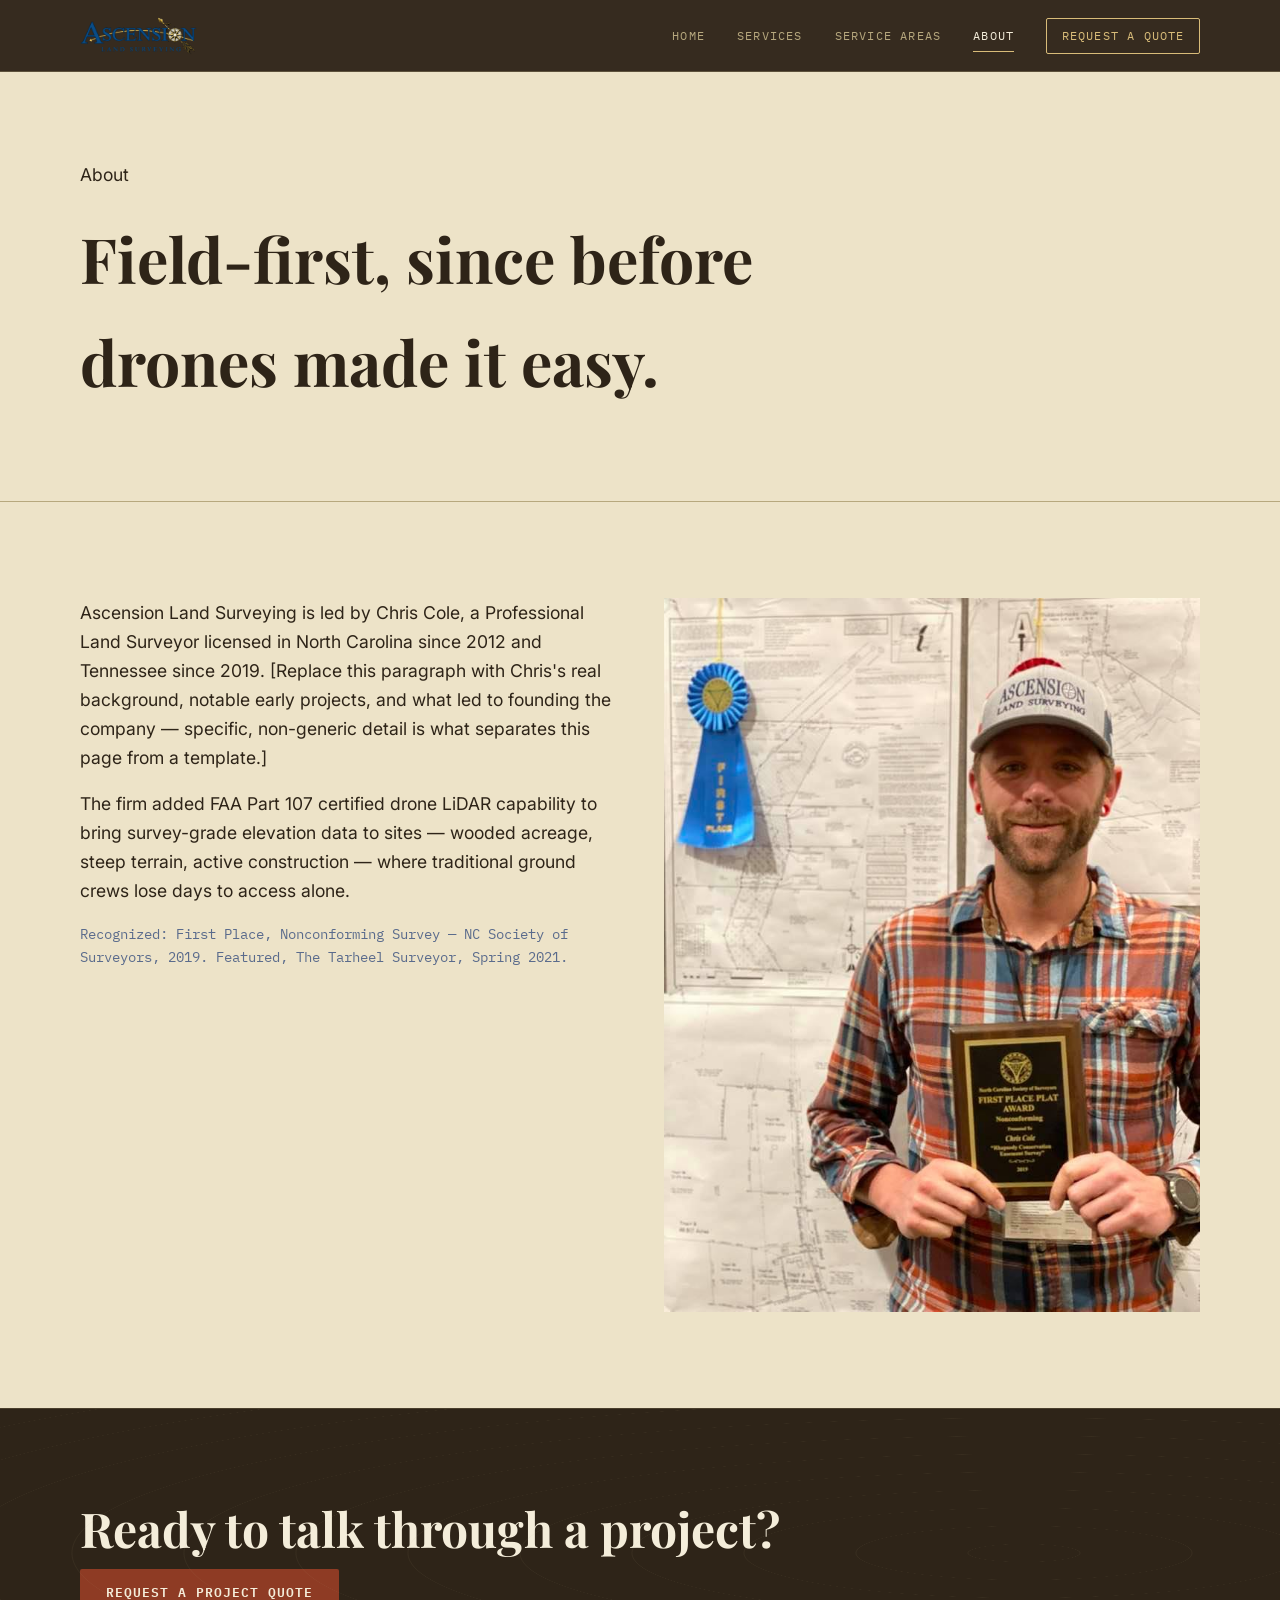
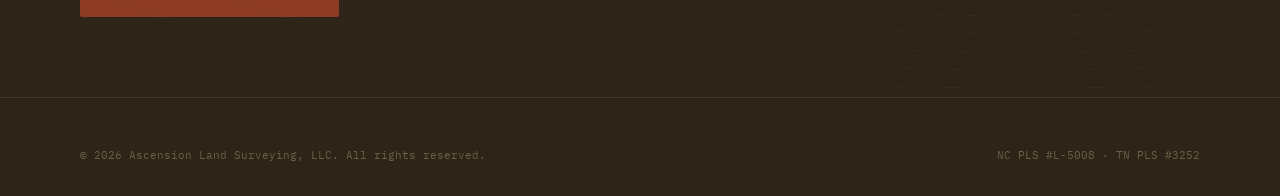
<file: about.html>
<!DOCTYPE html>
<html lang="en">
<head>
<meta charset="UTF-8">
<meta name="viewport" content="width=device-width, initial-scale=1.0">
<title>About Ascension Land Surveying | Award-Winning Licensed Surveyors in NC &amp; TN</title>
<meta name="description" content="Ascension Land Surveying is an award-winning licensed surveying company based in Mocksville, NC. NC PLS #L-5008, TN PLS #3252, FAA Part 107. NC Society of Surveyors First Place Award 2019.">
<link rel="canonical" href="https://www.ascension-landsurveying.com/about.html">
<link rel="preconnect" href="https://fonts.googleapis.com">
<link href="https://fonts.googleapis.com/css2?family=Playfair+Display:ital,wght@0,600;0,700;1,600;1,700&family=Inter:wght@400;500;600&family=IBM+Plex+Mono:wght@400;500;600&display=swap" rel="stylesheet">
<link rel="icon" type="image/png" href="assets/favicon.png">
<link rel="stylesheet" href="css/styles.css">
</head>
<body>

<header class="site-header">
  <div class="container nav-row">
    <a href="index.html" class="wordmark">
      <img src="assets/logo-wide.png" alt="Ascension Land Surveying" class="disk-logo">
    </a>
    <button class="nav-toggle" aria-expanded="false" aria-controls="main-nav">Menu</button>
    <nav class="main-nav" id="main-nav">
      <a href="index.html">Home</a>
      <a href="services.html">Services</a>
      <a href="service-areas.html">Service Areas</a>
      <a href="about.html" aria-current="page">About</a>
      <a href="contact.html" class="nav-cta">Request a Quote</a>
    </nav>
  </div>
</header>

<main>
  <section class="page-hero">
    <div class="topo-field" aria-hidden="true"></div>
    <div class="container">
      <p class="eyebrow-mono">About</p>
      <h1>Field-first, since before drones made it easy.</h1>
    </div>
  </section>

  <section class="section-paper">
    <div class="container contact-grid" style="align-items:start;">
      <div>
        <p>Ascension Land Surveying is led by Chris Cole, a Professional Land Surveyor licensed in North Carolina since 2012 and Tennessee since 2019. [Replace this paragraph with Chris's real background, notable early projects, and what led to founding the company &mdash; specific, non-generic detail is what separates this page from a template.]</p>
        <p>The firm added FAA Part 107 certified drone LiDAR capability to bring survey-grade elevation data to sites &mdash; wooded acreage, steep terrain, active construction &mdash; where traditional ground crews lose days to access alone.</p>
        <p style="font-family:var(--font-mono); font-size:0.85rem; color:#5A6B8C;">Recognized: First Place, Nonconforming Survey &mdash; NC Society of Surveyors, 2019. Featured, The Tarheel Surveyor, Spring 2021.</p>
      </div>
      <img src="assets/chris-with-award.jpg" alt="Chris Cole, founder of Ascension Land Surveying, with his 2019 NC Society of Surveyors award" style="width:100%; border-radius:var(--radius);">
    </div>
  </section>

  <section class="cta-band">
    <div class="container cta-row">
      <h2>Ready to talk through a project?</h2>
      <a href="contact.html" class="btn btn-primary">Request a Project Quote</a>
    </div>
  </section>
</main>

<footer class="site-footer">
  <div class="container">
    <div class="footer-bottom" style="border-top:none; padding-top:0;">
      <span>&copy; 2026 Ascension Land Surveying, LLC. All rights reserved.</span>
      <span>NC PLS #L-5008 &middot; TN PLS #3252</span>
    </div>
  </div>
</footer>

<script src="js/main.js"></script>
</body>
</html>
</file>
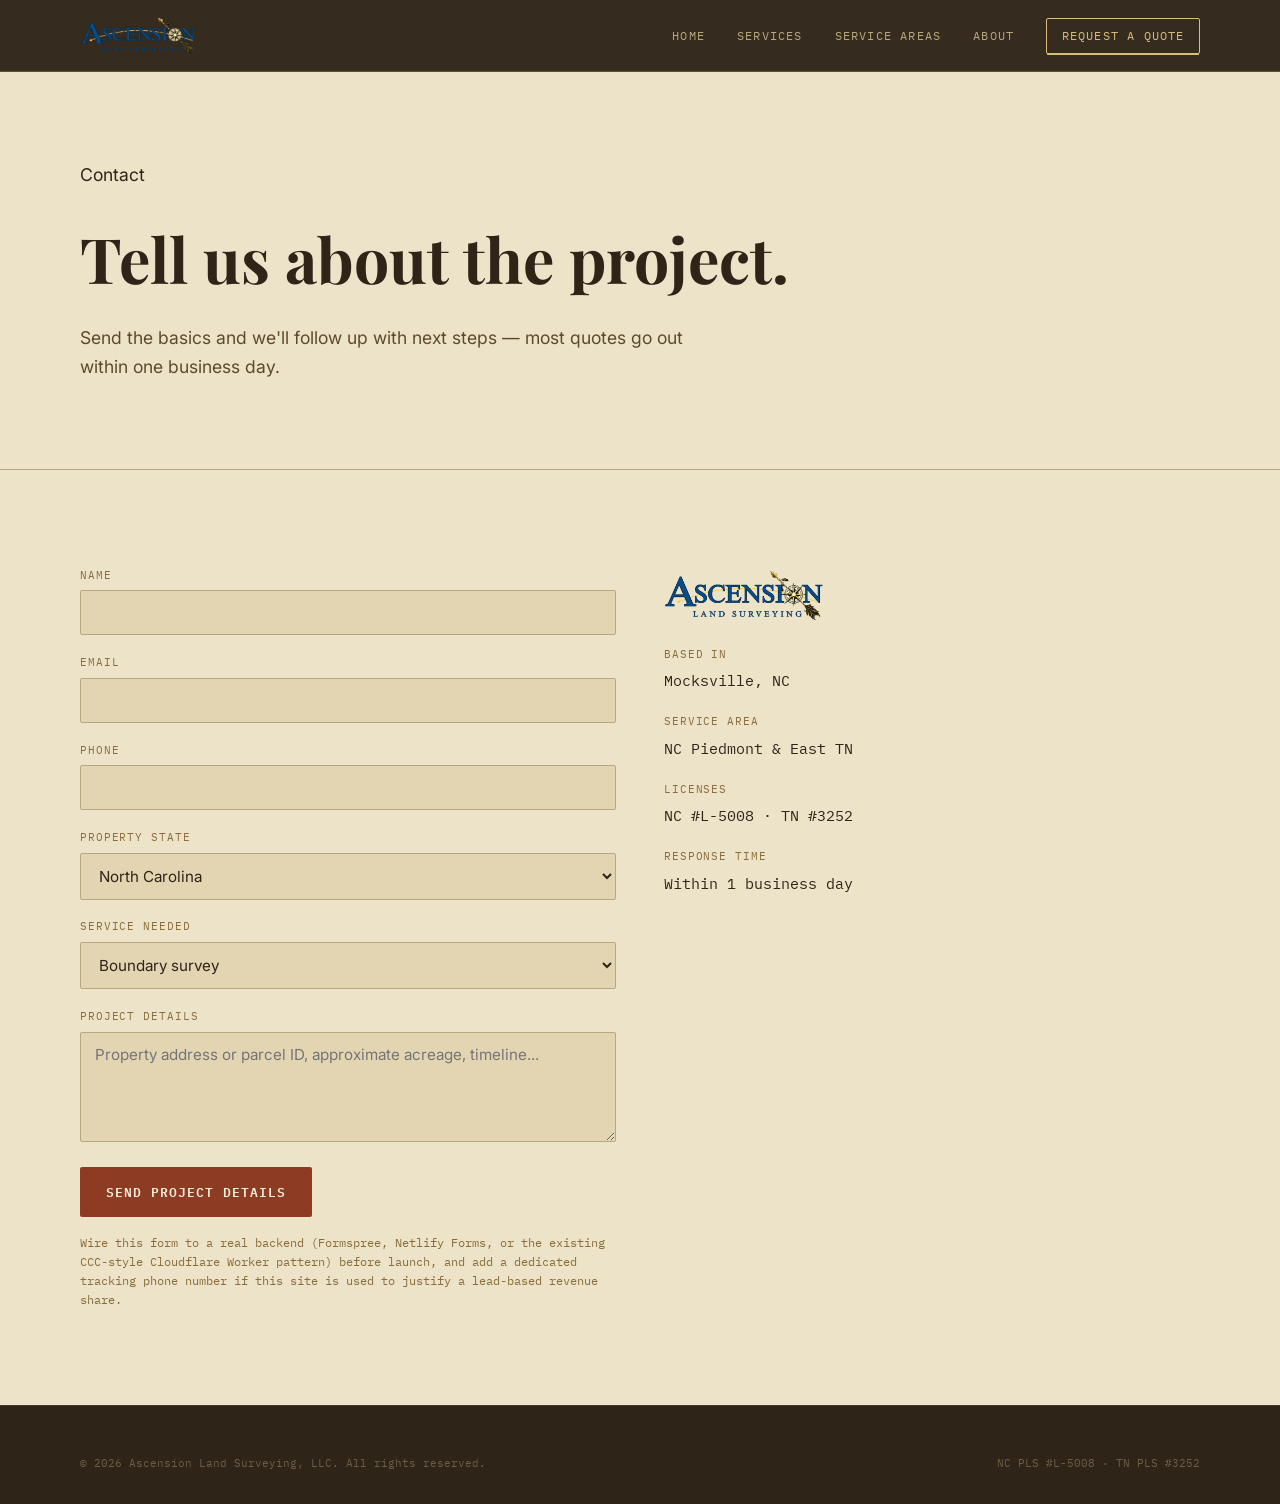
<file: contact.html>
<!DOCTYPE html>
<html lang="en">
<head>
<meta charset="UTF-8">
<meta name="viewport" content="width=device-width, initial-scale=1.0">
<title>Request a Land Survey Quote | Ascension Land Surveying | NC &amp; TN</title>
<meta name="description" content="Request a quote for boundary surveys, ALTA surveys, topographic surveys, drone LiDAR mapping, or construction staking in North Carolina and Tennessee. Licensed PLS &middot; NC #L-5008 &middot; TN #3252.">
<link rel="canonical" href="https://www.ascension-landsurveying.com/contact.html">
<link rel="preconnect" href="https://fonts.googleapis.com">
<link href="https://fonts.googleapis.com/css2?family=Playfair+Display:ital,wght@0,600;0,700;1,600;1,700&family=Inter:wght@400;500;600&family=IBM+Plex+Mono:wght@400;500;600&display=swap" rel="stylesheet">
<link rel="icon" type="image/png" href="assets/favicon.png">
<link rel="stylesheet" href="css/styles.css">
</head>
<body>

<header class="site-header">
  <div class="container nav-row">
    <a href="index.html" class="wordmark">
      <img src="assets/logo-wide.png" alt="Ascension Land Surveying" class="disk-logo">
    </a>
    <button class="nav-toggle" aria-expanded="false" aria-controls="main-nav">Menu</button>
    <nav class="main-nav" id="main-nav">
      <a href="index.html">Home</a>
      <a href="services.html">Services</a>
      <a href="service-areas.html">Service Areas</a>
      <a href="about.html">About</a>
      <a href="contact.html" class="nav-cta" aria-current="page">Request a Quote</a>
    </nav>
  </div>
</header>

<main>
  <section class="page-hero">
    <div class="topo-field" aria-hidden="true"></div>
    <div class="container">
      <p class="eyebrow-mono">Contact</p>
      <h1>Tell us about the project.</h1>
      <p class="lede">Send the basics and we'll follow up with next steps &mdash; most quotes go out within one business day.</p>
    </div>
  </section>

  <section class="section-paper">
    <div class="container contact-grid">
      <form id="quote-form">
        <div class="field">
          <label for="name">Name</label>
          <input type="text" id="name" name="name" required>
        </div>
        <div class="field">
          <label for="email">Email</label>
          <input type="email" id="email" name="email" required>
        </div>
        <div class="field">
          <label for="phone">Phone</label>
          <input type="tel" id="phone" name="phone">
        </div>
        <div class="field">
          <label for="state">Property state</label>
          <select id="state" name="state">
            <option>North Carolina</option>
            <option>Tennessee</option>
            <option>Not sure / other</option>
          </select>
        </div>
        <div class="field">
          <label for="service">Service needed</label>
          <select id="service" name="service">
            <option>Boundary survey</option>
            <option>Drone LiDAR / terrain mapping</option>
            <option>Construction staking</option>
            <option>Not sure yet</option>
          </select>
        </div>
        <div class="field">
          <label for="details">Project details</label>
          <textarea id="details" name="details" placeholder="Property address or parcel ID, approximate acreage, timeline..."></textarea>
        </div>
        <button type="submit" class="btn btn-primary">Send Project Details</button>
        <p class="form-note">Wire this form to a real backend (Formspree, Netlify Forms, or the existing CCC-style Cloudflare Worker pattern) before launch, and add a dedicated tracking phone number if this site is used to justify a lead-based revenue share.</p>
      </form>

      <aside class="contact-side">
        <img src="assets/logo-wide.png" alt="Ascension Land Surveying" style="width:160px; height:auto; margin-bottom:1.2rem;">
        <dl>
          <dt>Based in</dt>
          <dd>Mocksville, NC</dd>
          <dt>Service area</dt>
          <dd>NC Piedmont &amp; East TN</dd>
          <dt>Licenses</dt>
          <dd>NC #L-5008 &middot; TN #3252</dd>
          <dt>Response time</dt>
          <dd>Within 1 business day</dd>
        </dl>
      </aside>
    </div>
  </section>
</main>

<footer class="site-footer">
  <div class="container">
    <div class="footer-bottom" style="border-top:none; padding-top:0;">
      <span>&copy; 2026 Ascension Land Surveying, LLC. All rights reserved.</span>
      <span>NC PLS #L-5008 &middot; TN PLS #3252</span>
    </div>
  </div>
</footer>

<script src="js/main.js"></script>
</body>
</html>
</file>
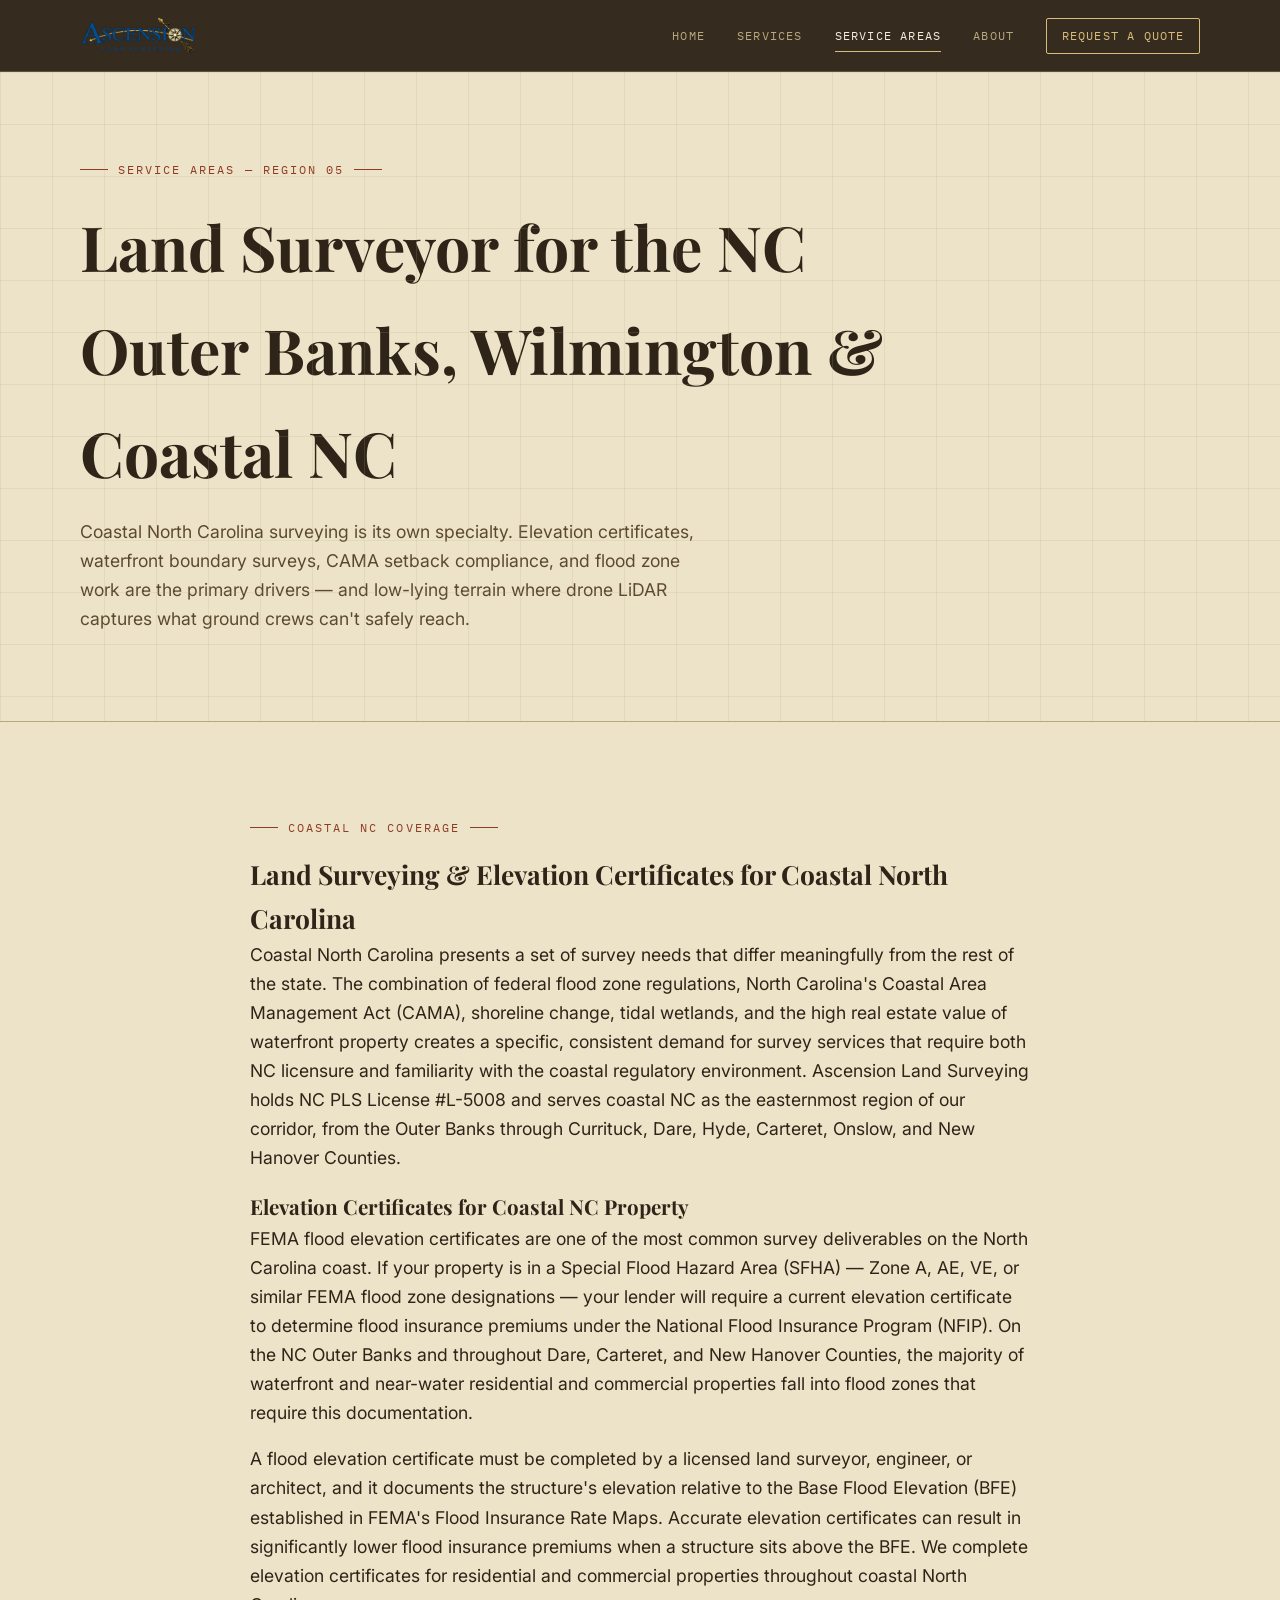
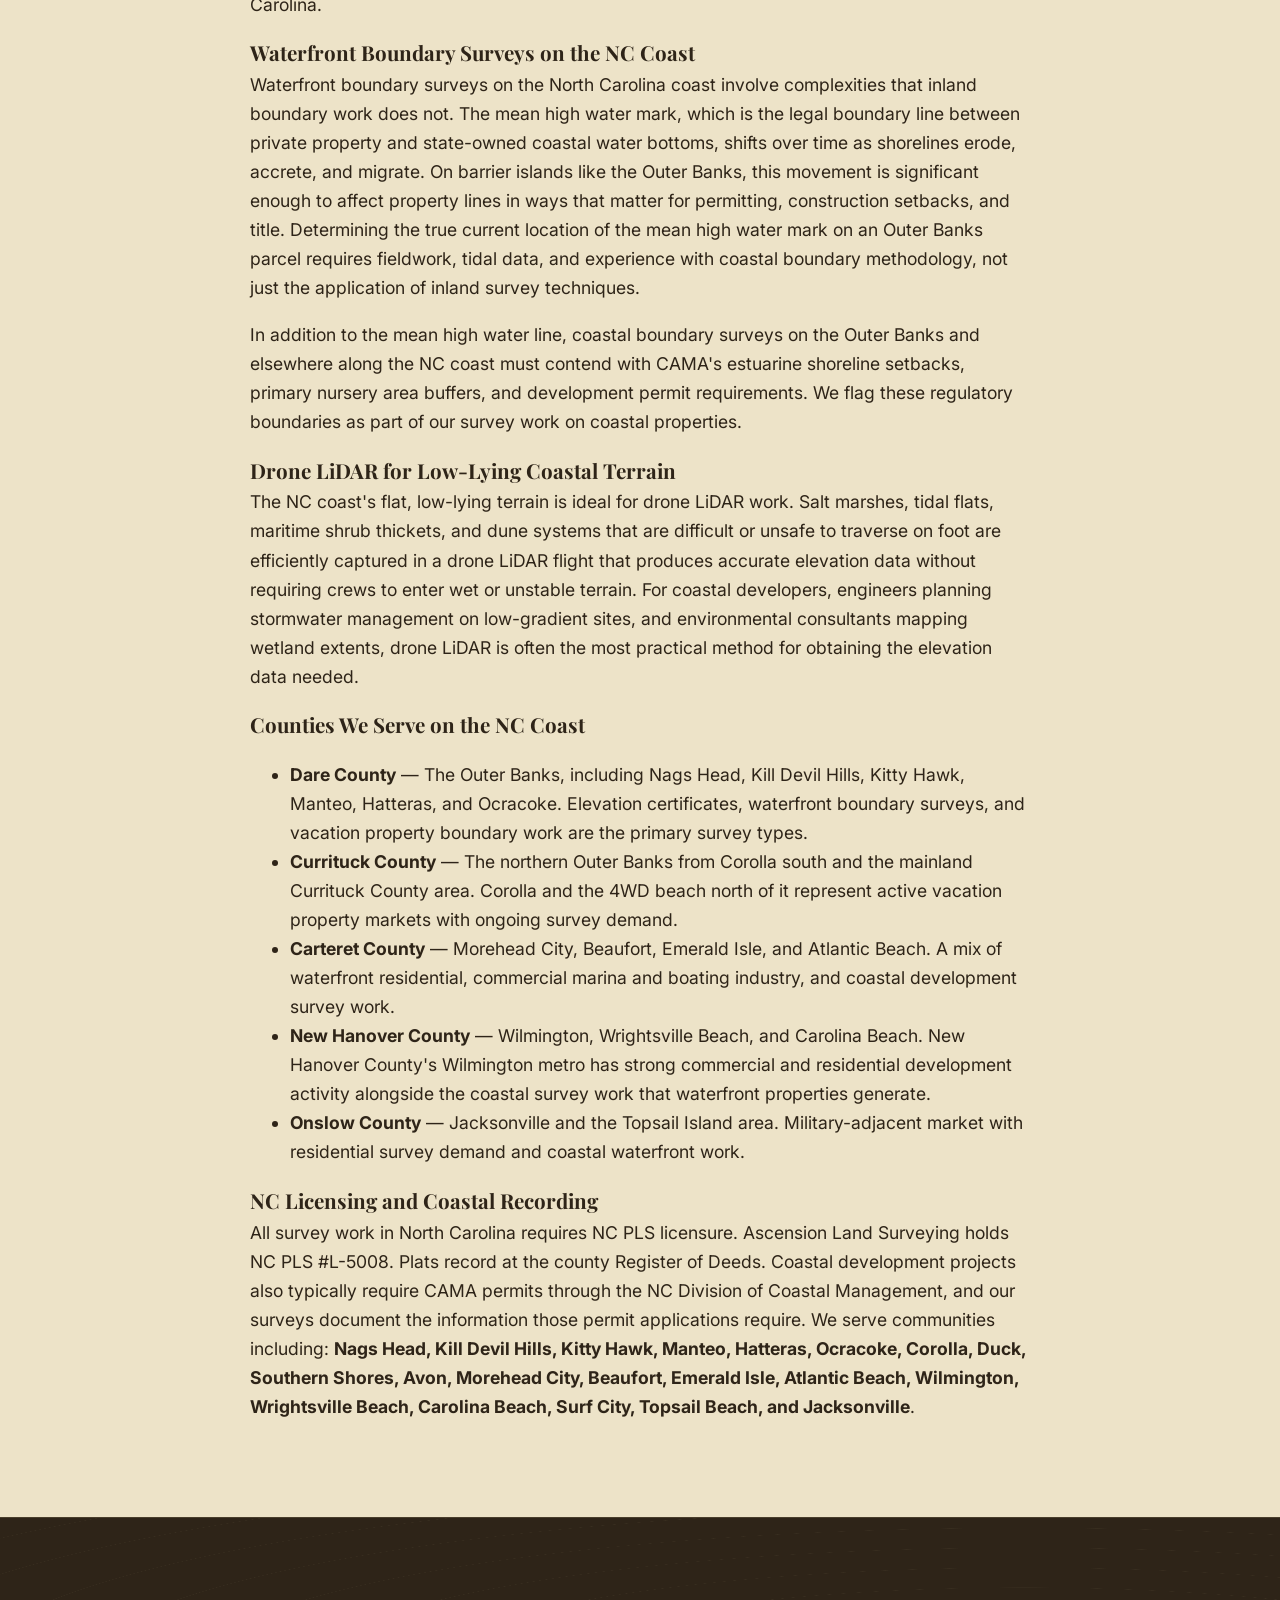
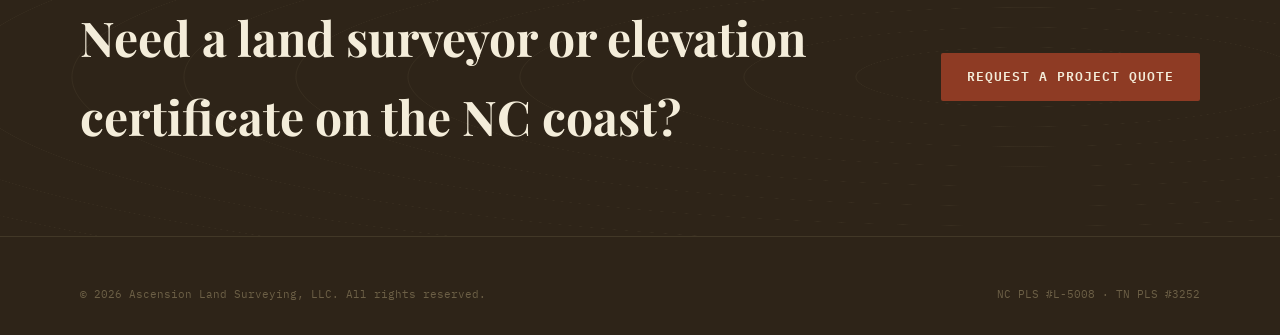
<file: service-area-coastal-nc.html>
<!DOCTYPE html>
<html lang="en">
<head>
<meta charset="UTF-8">
<meta name="viewport" content="width=device-width, initial-scale=1.0">
<title>Land Surveyor Outer Banks, Wilmington &amp; Coastal NC | Ascension Land Surveying</title>
<meta name="description" content="Licensed land surveyor serving the NC Outer Banks, Wilmington, Morehead City and Coastal NC. Elevation certificates, waterfront boundary surveys, flood zone surveys, and drone LiDAR mapping. NC PLS #L-5008.">
<link rel="canonical" href="https://www.ascension-landsurveying.com/service-area-coastal-nc.html">
<link rel="icon" type="image/png" href="assets/favicon.png">
<link rel="preconnect" href="https://fonts.googleapis.com">
<link href="https://fonts.googleapis.com/css2?family=Playfair+Display:ital,wght@0,600;0,700;1,600;1,700&family=Inter:wght@400;500;600&family=IBM+Plex+Mono:wght@400;500;600&display=swap" rel="stylesheet">
<link rel="stylesheet" href="css/styles.css">
<script type="application/ld+json">
{
  "@context": "https://schema.org",
  "@type": ["LocalBusiness", "ProfessionalService"],
  "name": "Ascension Land Surveying, LLC",
  "description": "Licensed land surveyor serving the NC Outer Banks, Wilmington, and Coastal NC. Elevation certificates, waterfront boundary surveys, flood zone surveys, and drone LiDAR mapping.",
  "url": "https://www.ascension-landsurveying.com/service-area-coastal-nc.html",
  "address": {"@type": "PostalAddress", "addressLocality": "Mocksville", "addressRegion": "NC", "postalCode": "27028", "addressCountry": "US"},
  "areaServed": [
    {"@type": "City", "name": "Nags Head, North Carolina"},
    {"@type": "City", "name": "Kitty Hawk, North Carolina"},
    {"@type": "City", "name": "Kill Devil Hills, North Carolina"},
    {"@type": "City", "name": "Manteo, North Carolina"},
    {"@type": "City", "name": "Morehead City, North Carolina"},
    {"@type": "City", "name": "Wilmington, North Carolina"},
    {"@type": "City", "name": "Beaufort, North Carolina"},
    {"@type": "AdministrativeArea", "name": "Dare County, North Carolina"},
    {"@type": "AdministrativeArea", "name": "Currituck County, North Carolina"},
    {"@type": "AdministrativeArea", "name": "Hyde County, North Carolina"},
    {"@type": "AdministrativeArea", "name": "Carteret County, North Carolina"},
    {"@type": "AdministrativeArea", "name": "New Hanover County, North Carolina"},
    {"@type": "AdministrativeArea", "name": "Onslow County, North Carolina"}
  ],
  "aggregateRating": {"@type": "AggregateRating", "ratingValue": "4.8", "reviewCount": "21", "bestRating": "5"}
}
</script>
</head>
<body>

<header class="site-header">
  <div class="container nav-row">
    <a href="index.html" class="wordmark">
      <img src="assets/logo-wide.png" alt="Ascension Land Surveying" class="disk-logo">
    </a>
    <button class="nav-toggle" aria-expanded="false" aria-controls="main-nav">Menu</button>
    <nav class="main-nav" id="main-nav">
      <a href="index.html">Home</a>
      <a href="services.html">Services</a>
      <a href="service-areas.html" aria-current="page">Service Areas</a>
      <a href="about.html">About</a>
      <a href="contact.html" class="nav-cta">Request a Quote</a>
    </nav>
  </div>
</header>

<main>
<section class="page-hero">
  <div class="topo-grid" aria-hidden="true"></div>
  <div class="container">
    <p class="eyebrow">Service Areas &mdash; Region 05</p>
    <h1>Land Surveyor for the NC Outer Banks, Wilmington &amp; Coastal NC</h1>
    <p class="lede">Coastal North Carolina surveying is its own specialty. Elevation certificates, waterfront boundary surveys, CAMA setback compliance, and flood zone work are the primary drivers &mdash; and low-lying terrain where drone LiDAR captures what ground crews can't safely reach.</p>
  </div>
</section>

<section class="section-parch">
  <div class="container" style="max-width:860px;">
    <p class="eyebrow">Coastal NC Coverage</p>
    <h2>Land Surveying &amp; Elevation Certificates for Coastal North Carolina</h2>

    <p>Coastal North Carolina presents a set of survey needs that differ meaningfully from the rest of the state. The combination of federal flood zone regulations, North Carolina's Coastal Area Management Act (CAMA), shoreline change, tidal wetlands, and the high real estate value of waterfront property creates a specific, consistent demand for survey services that require both NC licensure and familiarity with the coastal regulatory environment. Ascension Land Surveying holds NC PLS License #L-5008 and serves coastal NC as the easternmost region of our corridor, from the Outer Banks through Currituck, Dare, Hyde, Carteret, Onslow, and New Hanover Counties.</p>

    <h3>Elevation Certificates for Coastal NC Property</h3>

    <p>FEMA flood elevation certificates are one of the most common survey deliverables on the North Carolina coast. If your property is in a Special Flood Hazard Area (SFHA) &mdash; Zone A, AE, VE, or similar FEMA flood zone designations &mdash; your lender will require a current elevation certificate to determine flood insurance premiums under the National Flood Insurance Program (NFIP). On the NC Outer Banks and throughout Dare, Carteret, and New Hanover Counties, the majority of waterfront and near-water residential and commercial properties fall into flood zones that require this documentation.</p>

    <p>A flood elevation certificate must be completed by a licensed land surveyor, engineer, or architect, and it documents the structure's elevation relative to the Base Flood Elevation (BFE) established in FEMA's Flood Insurance Rate Maps. Accurate elevation certificates can result in significantly lower flood insurance premiums when a structure sits above the BFE. We complete elevation certificates for residential and commercial properties throughout coastal North Carolina.</p>

    <h3>Waterfront Boundary Surveys on the NC Coast</h3>

    <p>Waterfront boundary surveys on the North Carolina coast involve complexities that inland boundary work does not. The mean high water mark, which is the legal boundary line between private property and state-owned coastal water bottoms, shifts over time as shorelines erode, accrete, and migrate. On barrier islands like the Outer Banks, this movement is significant enough to affect property lines in ways that matter for permitting, construction setbacks, and title. Determining the true current location of the mean high water mark on an Outer Banks parcel requires fieldwork, tidal data, and experience with coastal boundary methodology, not just the application of inland survey techniques.</p>

    <p>In addition to the mean high water line, coastal boundary surveys on the Outer Banks and elsewhere along the NC coast must contend with CAMA's estuarine shoreline setbacks, primary nursery area buffers, and development permit requirements. We flag these regulatory boundaries as part of our survey work on coastal properties.</p>

    <h3>Drone LiDAR for Low-Lying Coastal Terrain</h3>

    <p>The NC coast's flat, low-lying terrain is ideal for drone LiDAR work. Salt marshes, tidal flats, maritime shrub thickets, and dune systems that are difficult or unsafe to traverse on foot are efficiently captured in a drone LiDAR flight that produces accurate elevation data without requiring crews to enter wet or unstable terrain. For coastal developers, engineers planning stormwater management on low-gradient sites, and environmental consultants mapping wetland extents, drone LiDAR is often the most practical method for obtaining the elevation data needed.</p>

    <h3>Counties We Serve on the NC Coast</h3>

    <ul>
      <li><strong>Dare County</strong> &mdash; The Outer Banks, including Nags Head, Kill Devil Hills, Kitty Hawk, Manteo, Hatteras, and Ocracoke. Elevation certificates, waterfront boundary surveys, and vacation property boundary work are the primary survey types.</li>
      <li><strong>Currituck County</strong> &mdash; The northern Outer Banks from Corolla south and the mainland Currituck County area. Corolla and the 4WD beach north of it represent active vacation property markets with ongoing survey demand.</li>
      <li><strong>Carteret County</strong> &mdash; Morehead City, Beaufort, Emerald Isle, and Atlantic Beach. A mix of waterfront residential, commercial marina and boating industry, and coastal development survey work.</li>
      <li><strong>New Hanover County</strong> &mdash; Wilmington, Wrightsville Beach, and Carolina Beach. New Hanover County's Wilmington metro has strong commercial and residential development activity alongside the coastal survey work that waterfront properties generate.</li>
      <li><strong>Onslow County</strong> &mdash; Jacksonville and the Topsail Island area. Military-adjacent market with residential survey demand and coastal waterfront work.</li>
    </ul>

    <h3>NC Licensing and Coastal Recording</h3>

    <p>All survey work in North Carolina requires NC PLS licensure. Ascension Land Surveying holds NC PLS #L-5008. Plats record at the county Register of Deeds. Coastal development projects also typically require CAMA permits through the NC Division of Coastal Management, and our surveys document the information those permit applications require. We serve communities including: <strong>Nags Head, Kill Devil Hills, Kitty Hawk, Manteo, Hatteras, Ocracoke, Corolla, Duck, Southern Shores, Avon, Morehead City, Beaufort, Emerald Isle, Atlantic Beach, Wilmington, Wrightsville Beach, Carolina Beach, Surf City, Topsail Beach, and Jacksonville</strong>.</p>
  </div>
</section>

<section class="cta-band">
  <div class="container cta-inner">
    <h2>Need a land surveyor or elevation certificate on the NC coast?</h2>
    <a href="contact.html" class="btn btn-primary">Request a Project Quote</a>
  </div>
</section>
</main>

<footer class="site-footer">
  <div class="container">
    <div class="footer-bottom" style="border-top:none; padding-top:0;">
      <span>&copy; 2026 Ascension Land Surveying, LLC. All rights reserved.</span>
      <span>NC PLS #L-5008 &middot; TN PLS #3252</span>
    </div>
  </div>
</footer>
<script src="js/main.js"></script>
</body>
</html>
</file>
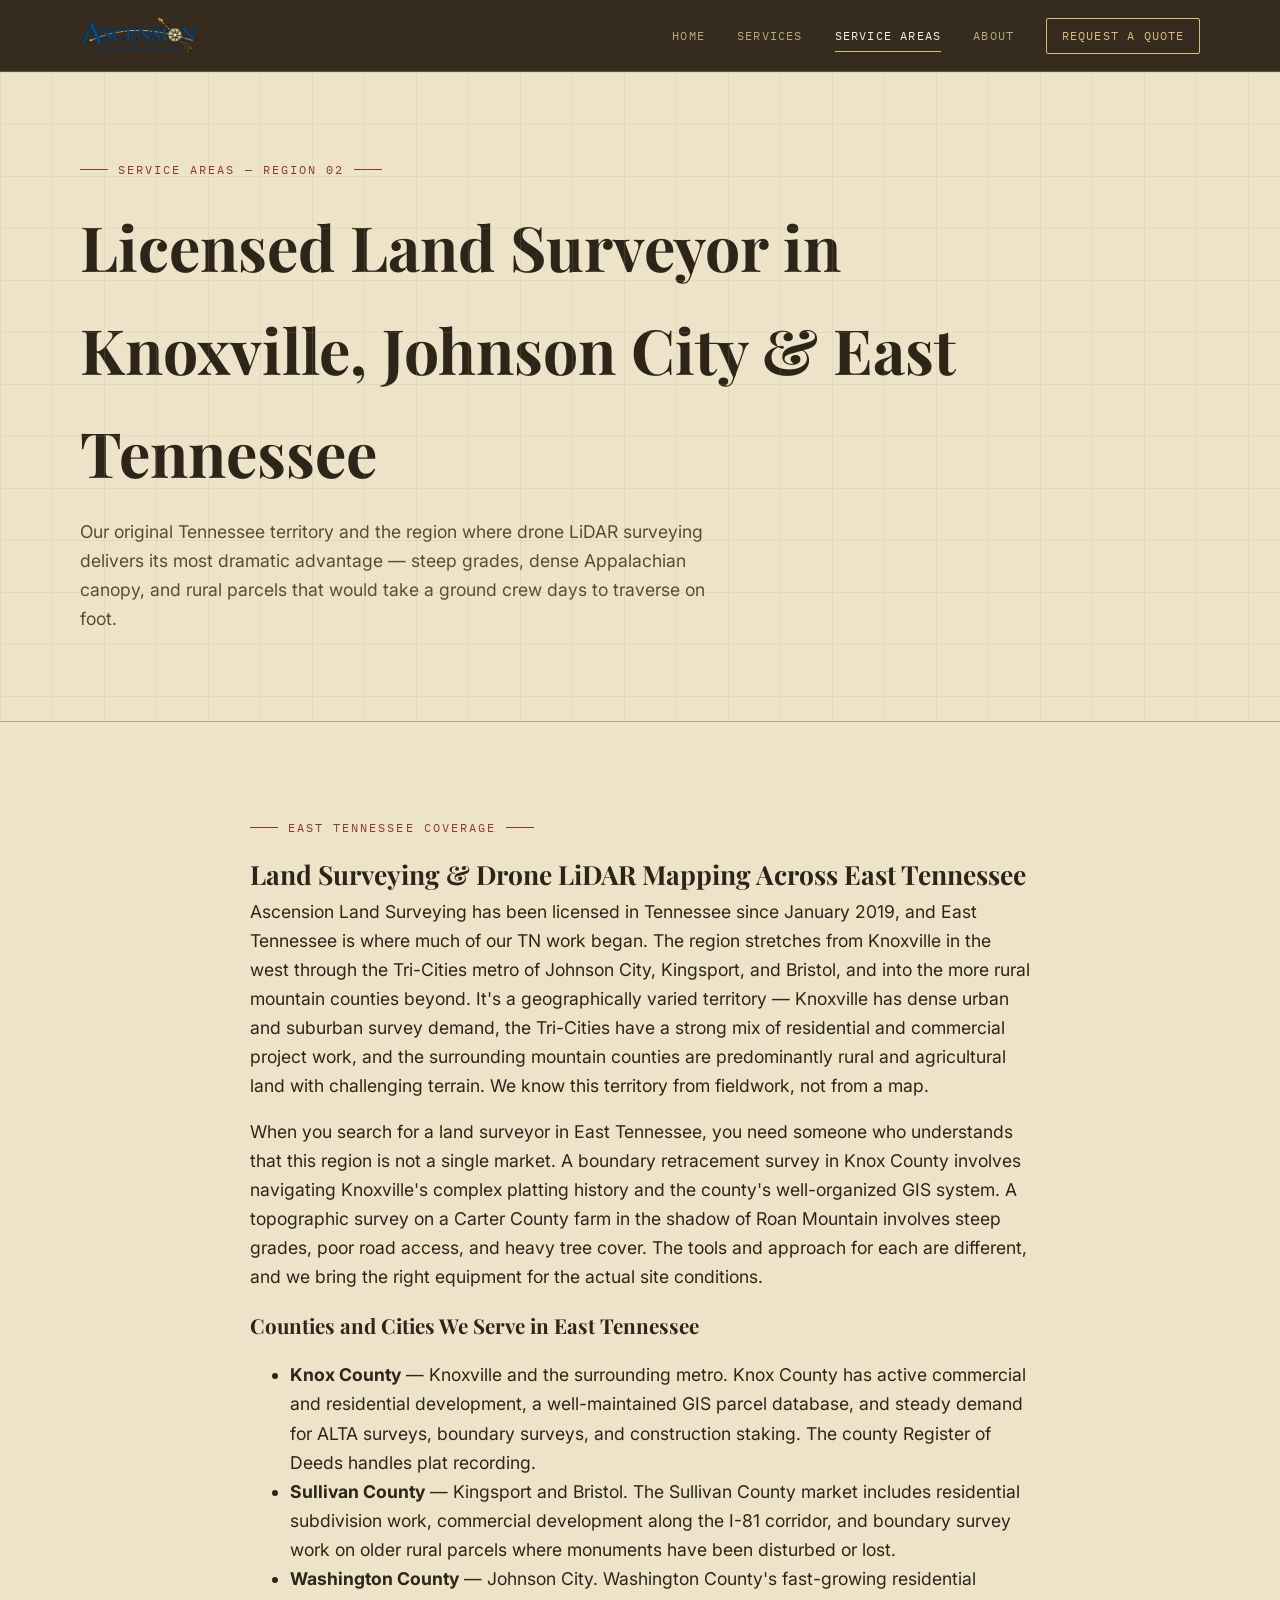
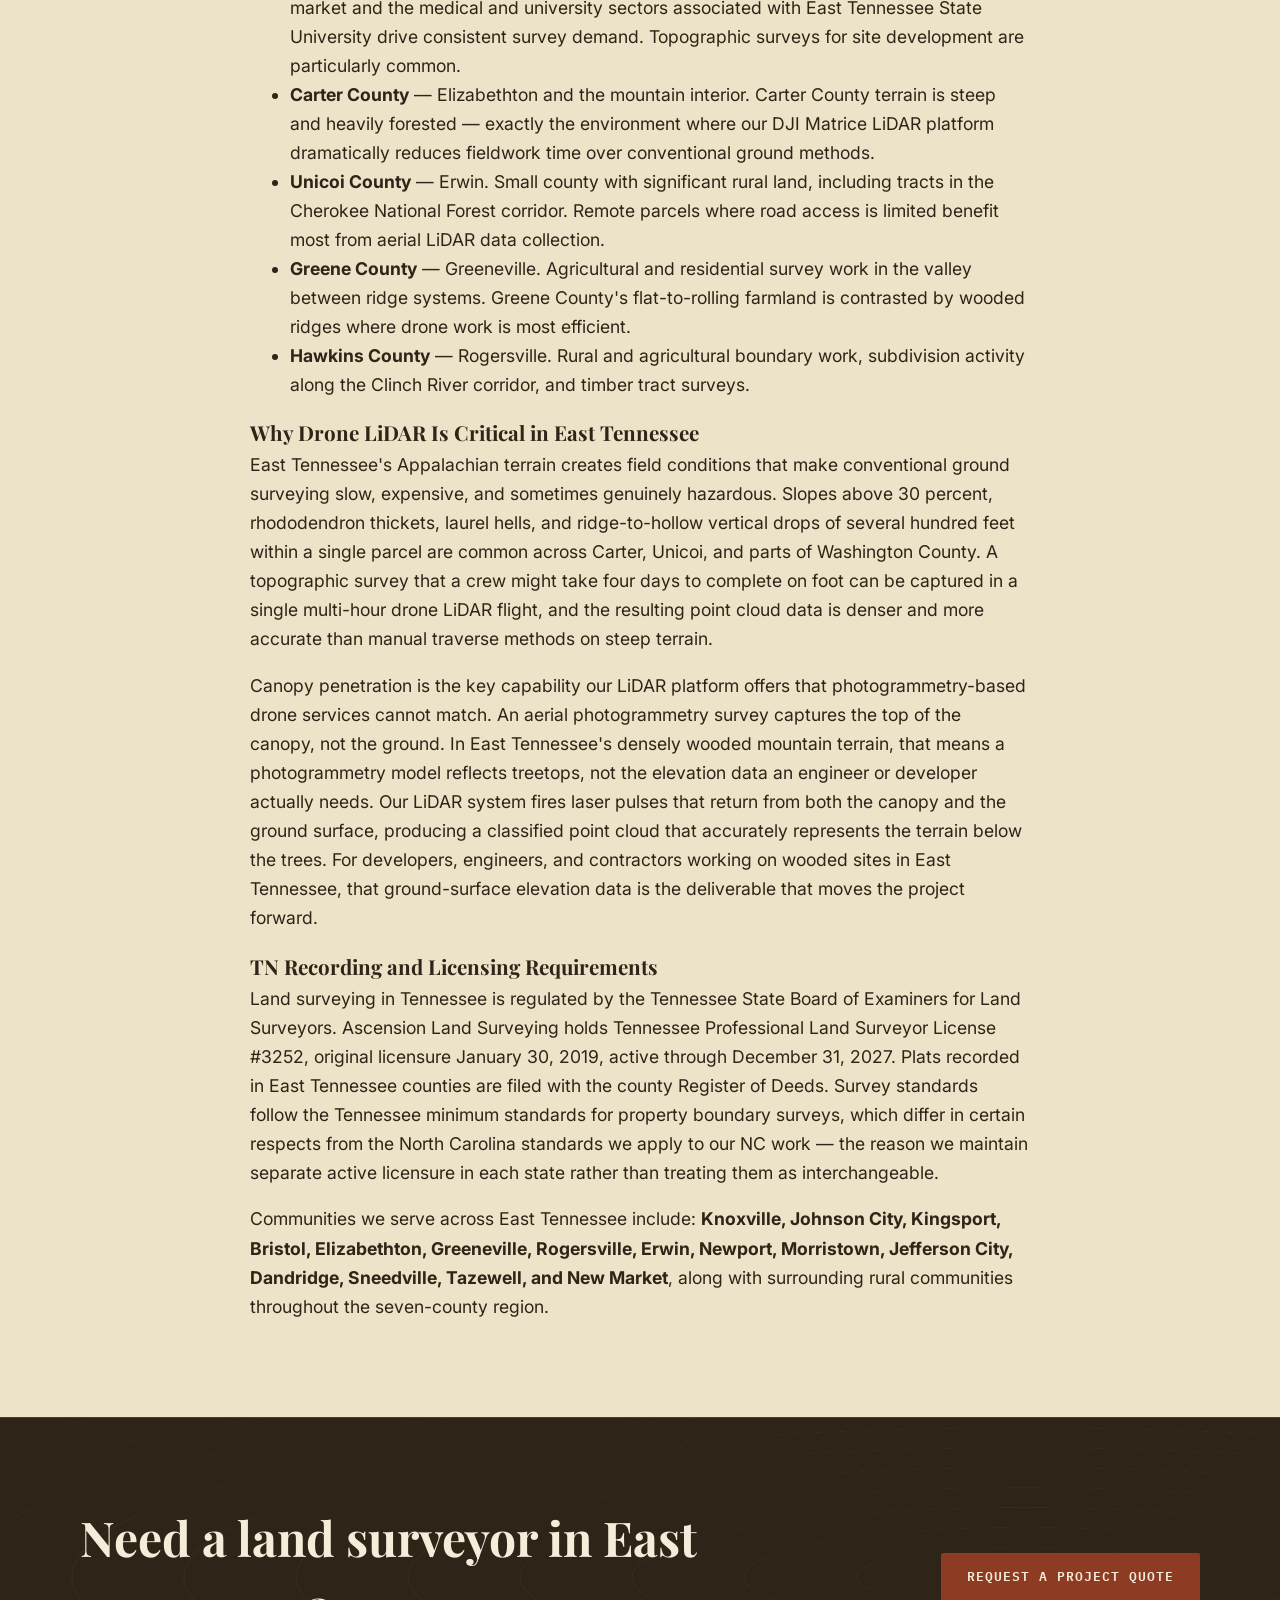
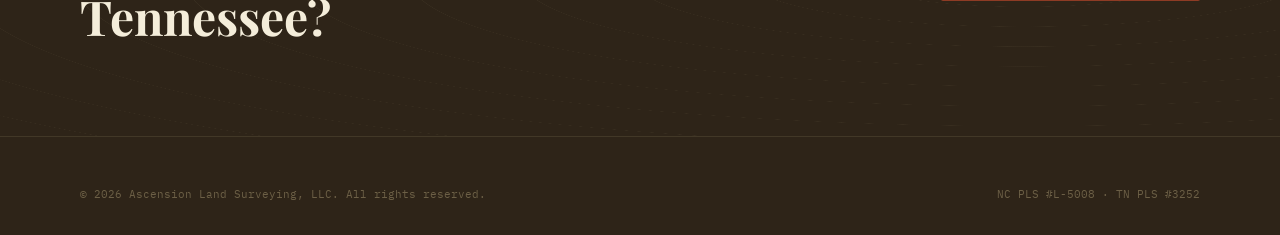
<file: service-area-east-tennessee.html>
<!DOCTYPE html>
<html lang="en">
<head>
<meta charset="UTF-8">
<meta name="viewport" content="width=device-width, initial-scale=1.0">
<title>Land Surveyor Knoxville, Johnson City &amp; East Tennessee | Ascension Land Surveying</title>
<meta name="description" content="Licensed land surveyor serving Knoxville, Johnson City, Kingsport, Bristol and East Tennessee. Boundary surveys, topographic surveys, and drone LiDAR mapping for mountain terrain. TN PLS #3252.">
<link rel="canonical" href="https://www.ascension-landsurveying.com/service-area-east-tennessee.html">
<link rel="icon" type="image/png" href="assets/favicon.png">
<link rel="preconnect" href="https://fonts.googleapis.com">
<link href="https://fonts.googleapis.com/css2?family=Playfair+Display:ital,wght@0,600;0,700;1,600;1,700&family=Inter:wght@400;500;600&family=IBM+Plex+Mono:wght@400;500;600&display=swap" rel="stylesheet">
<link rel="stylesheet" href="css/styles.css">
<script type="application/ld+json">
{
  "@context": "https://schema.org",
  "@type": ["LocalBusiness", "ProfessionalService"],
  "name": "Ascension Land Surveying, LLC",
  "description": "Licensed land surveyor serving Knoxville, Johnson City, Kingsport, Bristol and East Tennessee. Boundary surveys and drone LiDAR mapping for mountain terrain.",
  "url": "https://www.ascension-landsurveying.com/service-area-east-tennessee.html",
  "address": {"@type": "PostalAddress", "addressLocality": "Mocksville", "addressRegion": "NC", "postalCode": "27028", "addressCountry": "US"},
  "areaServed": [
    {"@type": "City", "name": "Knoxville, Tennessee"},
    {"@type": "City", "name": "Johnson City, Tennessee"},
    {"@type": "City", "name": "Kingsport, Tennessee"},
    {"@type": "City", "name": "Bristol, Tennessee"},
    {"@type": "City", "name": "Elizabethton, Tennessee"},
    {"@type": "City", "name": "Greeneville, Tennessee"},
    {"@type": "AdministrativeArea", "name": "Knox County, Tennessee"},
    {"@type": "AdministrativeArea", "name": "Sullivan County, Tennessee"},
    {"@type": "AdministrativeArea", "name": "Washington County, Tennessee"},
    {"@type": "AdministrativeArea", "name": "Carter County, Tennessee"},
    {"@type": "AdministrativeArea", "name": "Unicoi County, Tennessee"},
    {"@type": "AdministrativeArea", "name": "Greene County, Tennessee"},
    {"@type": "AdministrativeArea", "name": "Hawkins County, Tennessee"}
  ],
  "aggregateRating": {"@type": "AggregateRating", "ratingValue": "4.8", "reviewCount": "21", "bestRating": "5"}
}
</script>
</head>
<body>

<header class="site-header">
  <div class="container nav-row">
    <a href="index.html" class="wordmark">
      <img src="assets/logo-wide.png" alt="Ascension Land Surveying" class="disk-logo">
    </a>
    <button class="nav-toggle" aria-expanded="false" aria-controls="main-nav">Menu</button>
    <nav class="main-nav" id="main-nav">
      <a href="index.html">Home</a>
      <a href="services.html">Services</a>
      <a href="service-areas.html" aria-current="page">Service Areas</a>
      <a href="about.html">About</a>
      <a href="contact.html" class="nav-cta">Request a Quote</a>
    </nav>
  </div>
</header>

<main>
<section class="page-hero">
  <div class="topo-grid" aria-hidden="true"></div>
  <div class="container">
    <p class="eyebrow">Service Areas &mdash; Region 02</p>
    <h1>Licensed Land Surveyor in Knoxville, Johnson City &amp; East Tennessee</h1>
    <p class="lede">Our original Tennessee territory and the region where drone LiDAR surveying delivers its most dramatic advantage &mdash; steep grades, dense Appalachian canopy, and rural parcels that would take a ground crew days to traverse on foot.</p>
  </div>
</section>

<section class="section-parch">
  <div class="container" style="max-width:860px;">
    <p class="eyebrow">East Tennessee Coverage</p>
    <h2>Land Surveying &amp; Drone LiDAR Mapping Across East Tennessee</h2>

    <p>Ascension Land Surveying has been licensed in Tennessee since January 2019, and East Tennessee is where much of our TN work began. The region stretches from Knoxville in the west through the Tri-Cities metro of Johnson City, Kingsport, and Bristol, and into the more rural mountain counties beyond. It's a geographically varied territory &mdash; Knoxville has dense urban and suburban survey demand, the Tri-Cities have a strong mix of residential and commercial project work, and the surrounding mountain counties are predominantly rural and agricultural land with challenging terrain. We know this territory from fieldwork, not from a map.</p>

    <p>When you search for a land surveyor in East Tennessee, you need someone who understands that this region is not a single market. A boundary retracement survey in Knox County involves navigating Knoxville's complex platting history and the county's well-organized GIS system. A topographic survey on a Carter County farm in the shadow of Roan Mountain involves steep grades, poor road access, and heavy tree cover. The tools and approach for each are different, and we bring the right equipment for the actual site conditions.</p>

    <h3>Counties and Cities We Serve in East Tennessee</h3>

    <ul>
      <li><strong>Knox County</strong> &mdash; Knoxville and the surrounding metro. Knox County has active commercial and residential development, a well-maintained GIS parcel database, and steady demand for ALTA surveys, boundary surveys, and construction staking. The county Register of Deeds handles plat recording.</li>
      <li><strong>Sullivan County</strong> &mdash; Kingsport and Bristol. The Sullivan County market includes residential subdivision work, commercial development along the I-81 corridor, and boundary survey work on older rural parcels where monuments have been disturbed or lost.</li>
      <li><strong>Washington County</strong> &mdash; Johnson City. Washington County's fast-growing residential market and the medical and university sectors associated with East Tennessee State University drive consistent survey demand. Topographic surveys for site development are particularly common.</li>
      <li><strong>Carter County</strong> &mdash; Elizabethton and the mountain interior. Carter County terrain is steep and heavily forested &mdash; exactly the environment where our DJI Matrice LiDAR platform dramatically reduces fieldwork time over conventional ground methods.</li>
      <li><strong>Unicoi County</strong> &mdash; Erwin. Small county with significant rural land, including tracts in the Cherokee National Forest corridor. Remote parcels where road access is limited benefit most from aerial LiDAR data collection.</li>
      <li><strong>Greene County</strong> &mdash; Greeneville. Agricultural and residential survey work in the valley between ridge systems. Greene County's flat-to-rolling farmland is contrasted by wooded ridges where drone work is most efficient.</li>
      <li><strong>Hawkins County</strong> &mdash; Rogersville. Rural and agricultural boundary work, subdivision activity along the Clinch River corridor, and timber tract surveys.</li>
    </ul>

    <h3>Why Drone LiDAR Is Critical in East Tennessee</h3>

    <p>East Tennessee's Appalachian terrain creates field conditions that make conventional ground surveying slow, expensive, and sometimes genuinely hazardous. Slopes above 30 percent, rhododendron thickets, laurel hells, and ridge-to-hollow vertical drops of several hundred feet within a single parcel are common across Carter, Unicoi, and parts of Washington County. A topographic survey that a crew might take four days to complete on foot can be captured in a single multi-hour drone LiDAR flight, and the resulting point cloud data is denser and more accurate than manual traverse methods on steep terrain.</p>

    <p>Canopy penetration is the key capability our LiDAR platform offers that photogrammetry-based drone services cannot match. An aerial photogrammetry survey captures the top of the canopy, not the ground. In East Tennessee's densely wooded mountain terrain, that means a photogrammetry model reflects treetops, not the elevation data an engineer or developer actually needs. Our LiDAR system fires laser pulses that return from both the canopy and the ground surface, producing a classified point cloud that accurately represents the terrain below the trees. For developers, engineers, and contractors working on wooded sites in East Tennessee, that ground-surface elevation data is the deliverable that moves the project forward.</p>

    <h3>TN Recording and Licensing Requirements</h3>

    <p>Land surveying in Tennessee is regulated by the Tennessee State Board of Examiners for Land Surveyors. Ascension Land Surveying holds Tennessee Professional Land Surveyor License #3252, original licensure January 30, 2019, active through December 31, 2027. Plats recorded in East Tennessee counties are filed with the county Register of Deeds. Survey standards follow the Tennessee minimum standards for property boundary surveys, which differ in certain respects from the North Carolina standards we apply to our NC work &mdash; the reason we maintain separate active licensure in each state rather than treating them as interchangeable.</p>

    <p>Communities we serve across East Tennessee include: <strong>Knoxville, Johnson City, Kingsport, Bristol, Elizabethton, Greeneville, Rogersville, Erwin, Newport, Morristown, Jefferson City, Dandridge, Sneedville, Tazewell, and New Market</strong>, along with surrounding rural communities throughout the seven-county region.</p>
  </div>
</section>

<section class="cta-band">
  <div class="container cta-inner">
    <h2>Need a land surveyor in East Tennessee?</h2>
    <a href="contact.html" class="btn btn-primary">Request a Project Quote</a>
  </div>
</section>
</main>

<footer class="site-footer">
  <div class="container">
    <div class="footer-bottom" style="border-top:none; padding-top:0;">
      <span>&copy; 2026 Ascension Land Surveying, LLC. All rights reserved.</span>
      <span>NC PLS #L-5008 &middot; TN PLS #3252</span>
    </div>
  </div>
</footer>
<script src="js/main.js"></script>
</body>
</html>
</file>
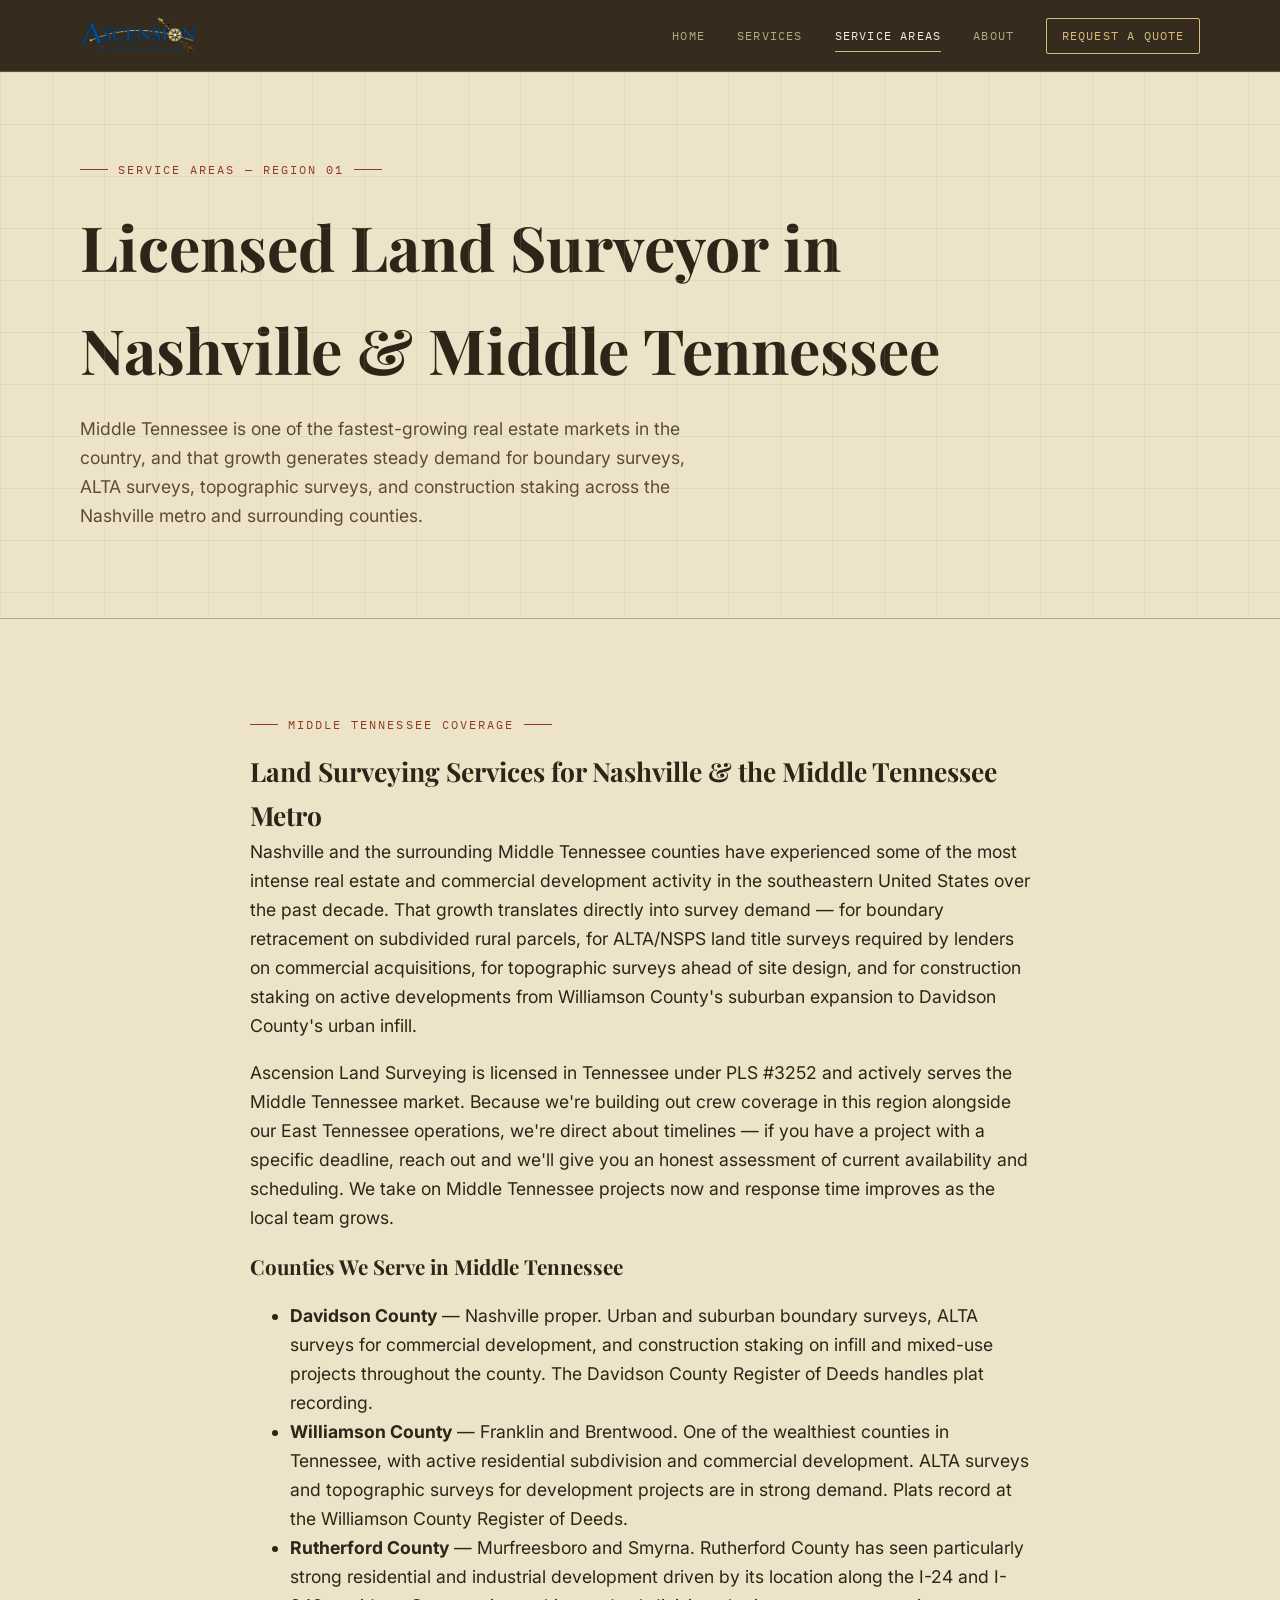
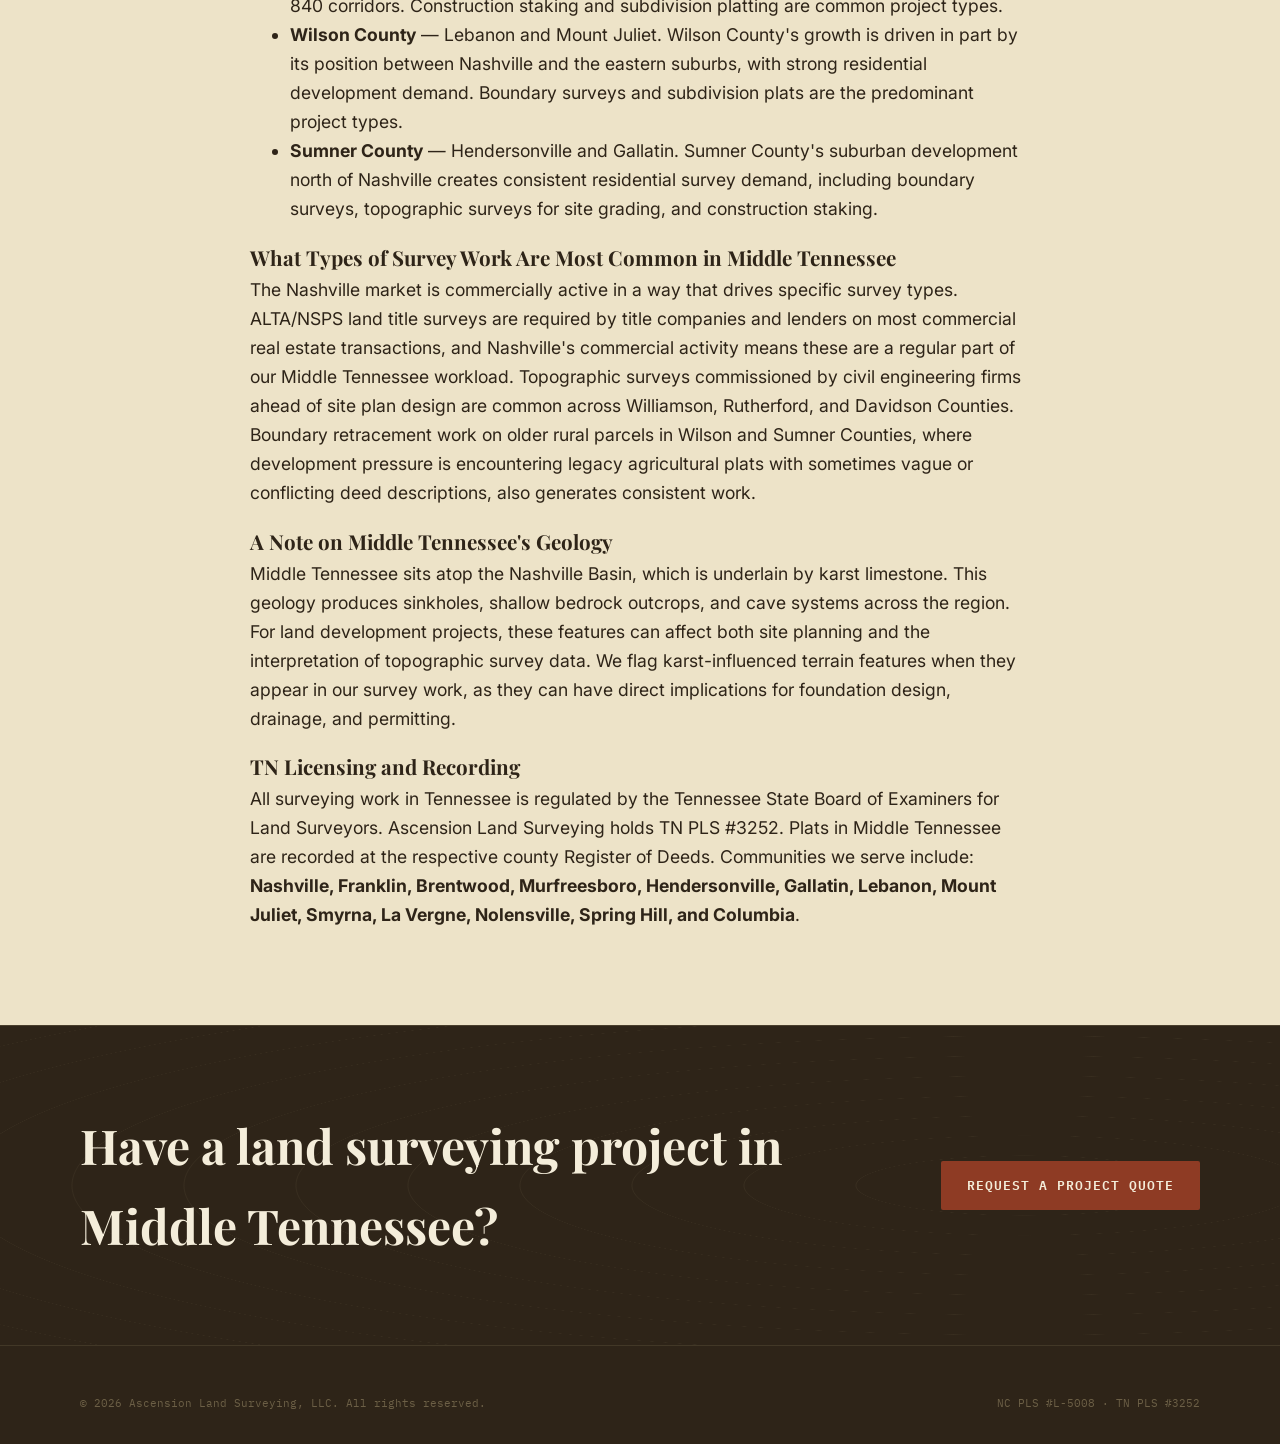
<file: service-area-middle-tennessee.html>
<!DOCTYPE html>
<html lang="en">
<head>
<meta charset="UTF-8">
<meta name="viewport" content="width=device-width, initial-scale=1.0">
<title>Land Surveyor Nashville &amp; Middle Tennessee | Ascension Land Surveying</title>
<meta name="description" content="Licensed land surveyor serving Nashville, Franklin, Brentwood, Murfreesboro and Middle Tennessee. Boundary surveys, ALTA surveys, topographic surveys, and construction staking. TN PLS #3252.">
<link rel="canonical" href="https://www.ascension-landsurveying.com/service-area-middle-tennessee.html">
<link rel="icon" type="image/png" href="assets/favicon.png">
<link rel="preconnect" href="https://fonts.googleapis.com">
<link href="https://fonts.googleapis.com/css2?family=Playfair+Display:ital,wght@0,600;0,700;1,600;1,700&family=Inter:wght@400;500;600&family=IBM+Plex+Mono:wght@400;500;600&display=swap" rel="stylesheet">
<link rel="stylesheet" href="css/styles.css">
<script type="application/ld+json">
{
  "@context": "https://schema.org",
  "@type": ["LocalBusiness", "ProfessionalService"],
  "name": "Ascension Land Surveying, LLC",
  "description": "Licensed land surveyor serving Nashville, Franklin, Brentwood, Murfreesboro and Middle Tennessee. Boundary surveys, ALTA surveys, and construction staking.",
  "url": "https://www.ascension-landsurveying.com/service-area-middle-tennessee.html",
  "address": {"@type": "PostalAddress", "addressLocality": "Mocksville", "addressRegion": "NC", "postalCode": "27028", "addressCountry": "US"},
  "areaServed": [
    {"@type": "City", "name": "Nashville, Tennessee"},
    {"@type": "City", "name": "Franklin, Tennessee"},
    {"@type": "City", "name": "Brentwood, Tennessee"},
    {"@type": "City", "name": "Murfreesboro, Tennessee"},
    {"@type": "City", "name": "Hendersonville, Tennessee"},
    {"@type": "City", "name": "Smyrna, Tennessee"},
    {"@type": "AdministrativeArea", "name": "Davidson County, Tennessee"},
    {"@type": "AdministrativeArea", "name": "Williamson County, Tennessee"},
    {"@type": "AdministrativeArea", "name": "Rutherford County, Tennessee"},
    {"@type": "AdministrativeArea", "name": "Wilson County, Tennessee"},
    {"@type": "AdministrativeArea", "name": "Sumner County, Tennessee"}
  ],
  "aggregateRating": {"@type": "AggregateRating", "ratingValue": "4.8", "reviewCount": "21", "bestRating": "5"}
}
</script>
</head>
<body>

<header class="site-header">
  <div class="container nav-row">
    <a href="index.html" class="wordmark">
      <img src="assets/logo-wide.png" alt="Ascension Land Surveying" class="disk-logo">
    </a>
    <button class="nav-toggle" aria-expanded="false" aria-controls="main-nav">Menu</button>
    <nav class="main-nav" id="main-nav">
      <a href="index.html">Home</a>
      <a href="services.html">Services</a>
      <a href="service-areas.html" aria-current="page">Service Areas</a>
      <a href="about.html">About</a>
      <a href="contact.html" class="nav-cta">Request a Quote</a>
    </nav>
  </div>
</header>

<main>
<section class="page-hero">
  <div class="topo-grid" aria-hidden="true"></div>
  <div class="container">
    <p class="eyebrow">Service Areas &mdash; Region 01</p>
    <h1>Licensed Land Surveyor in Nashville &amp; Middle Tennessee</h1>
    <p class="lede">Middle Tennessee is one of the fastest-growing real estate markets in the country, and that growth generates steady demand for boundary surveys, ALTA surveys, topographic surveys, and construction staking across the Nashville metro and surrounding counties.</p>
  </div>
</section>

<section class="section-parch">
  <div class="container" style="max-width:860px;">
    <p class="eyebrow">Middle Tennessee Coverage</p>
    <h2>Land Surveying Services for Nashville &amp; the Middle Tennessee Metro</h2>

    <p>Nashville and the surrounding Middle Tennessee counties have experienced some of the most intense real estate and commercial development activity in the southeastern United States over the past decade. That growth translates directly into survey demand &mdash; for boundary retracement on subdivided rural parcels, for ALTA/NSPS land title surveys required by lenders on commercial acquisitions, for topographic surveys ahead of site design, and for construction staking on active developments from Williamson County's suburban expansion to Davidson County's urban infill.</p>

    <p>Ascension Land Surveying is licensed in Tennessee under PLS #3252 and actively serves the Middle Tennessee market. Because we're building out crew coverage in this region alongside our East Tennessee operations, we're direct about timelines &mdash; if you have a project with a specific deadline, reach out and we'll give you an honest assessment of current availability and scheduling. We take on Middle Tennessee projects now and response time improves as the local team grows.</p>

    <h3>Counties We Serve in Middle Tennessee</h3>

    <ul>
      <li><strong>Davidson County</strong> &mdash; Nashville proper. Urban and suburban boundary surveys, ALTA surveys for commercial development, and construction staking on infill and mixed-use projects throughout the county. The Davidson County Register of Deeds handles plat recording.</li>
      <li><strong>Williamson County</strong> &mdash; Franklin and Brentwood. One of the wealthiest counties in Tennessee, with active residential subdivision and commercial development. ALTA surveys and topographic surveys for development projects are in strong demand. Plats record at the Williamson County Register of Deeds.</li>
      <li><strong>Rutherford County</strong> &mdash; Murfreesboro and Smyrna. Rutherford County has seen particularly strong residential and industrial development driven by its location along the I-24 and I-840 corridors. Construction staking and subdivision platting are common project types.</li>
      <li><strong>Wilson County</strong> &mdash; Lebanon and Mount Juliet. Wilson County's growth is driven in part by its position between Nashville and the eastern suburbs, with strong residential development demand. Boundary surveys and subdivision plats are the predominant project types.</li>
      <li><strong>Sumner County</strong> &mdash; Hendersonville and Gallatin. Sumner County's suburban development north of Nashville creates consistent residential survey demand, including boundary surveys, topographic surveys for site grading, and construction staking.</li>
    </ul>

    <h3>What Types of Survey Work Are Most Common in Middle Tennessee</h3>

    <p>The Nashville market is commercially active in a way that drives specific survey types. ALTA/NSPS land title surveys are required by title companies and lenders on most commercial real estate transactions, and Nashville's commercial activity means these are a regular part of our Middle Tennessee workload. Topographic surveys commissioned by civil engineering firms ahead of site plan design are common across Williamson, Rutherford, and Davidson Counties. Boundary retracement work on older rural parcels in Wilson and Sumner Counties, where development pressure is encountering legacy agricultural plats with sometimes vague or conflicting deed descriptions, also generates consistent work.</p>

    <h3>A Note on Middle Tennessee's Geology</h3>

    <p>Middle Tennessee sits atop the Nashville Basin, which is underlain by karst limestone. This geology produces sinkholes, shallow bedrock outcrops, and cave systems across the region. For land development projects, these features can affect both site planning and the interpretation of topographic survey data. We flag karst-influenced terrain features when they appear in our survey work, as they can have direct implications for foundation design, drainage, and permitting.</p>

    <h3>TN Licensing and Recording</h3>

    <p>All surveying work in Tennessee is regulated by the Tennessee State Board of Examiners for Land Surveyors. Ascension Land Surveying holds TN PLS #3252. Plats in Middle Tennessee are recorded at the respective county Register of Deeds. Communities we serve include: <strong>Nashville, Franklin, Brentwood, Murfreesboro, Hendersonville, Gallatin, Lebanon, Mount Juliet, Smyrna, La Vergne, Nolensville, Spring Hill, and Columbia</strong>.</p>
  </div>
</section>

<section class="cta-band">
  <div class="container cta-inner">
    <h2>Have a land surveying project in Middle Tennessee?</h2>
    <a href="contact.html" class="btn btn-primary">Request a Project Quote</a>
  </div>
</section>
</main>

<footer class="site-footer">
  <div class="container">
    <div class="footer-bottom" style="border-top:none; padding-top:0;">
      <span>&copy; 2026 Ascension Land Surveying, LLC. All rights reserved.</span>
      <span>NC PLS #L-5008 &middot; TN PLS #3252</span>
    </div>
  </div>
</footer>
<script src="js/main.js"></script>
</body>
</html>
</file>
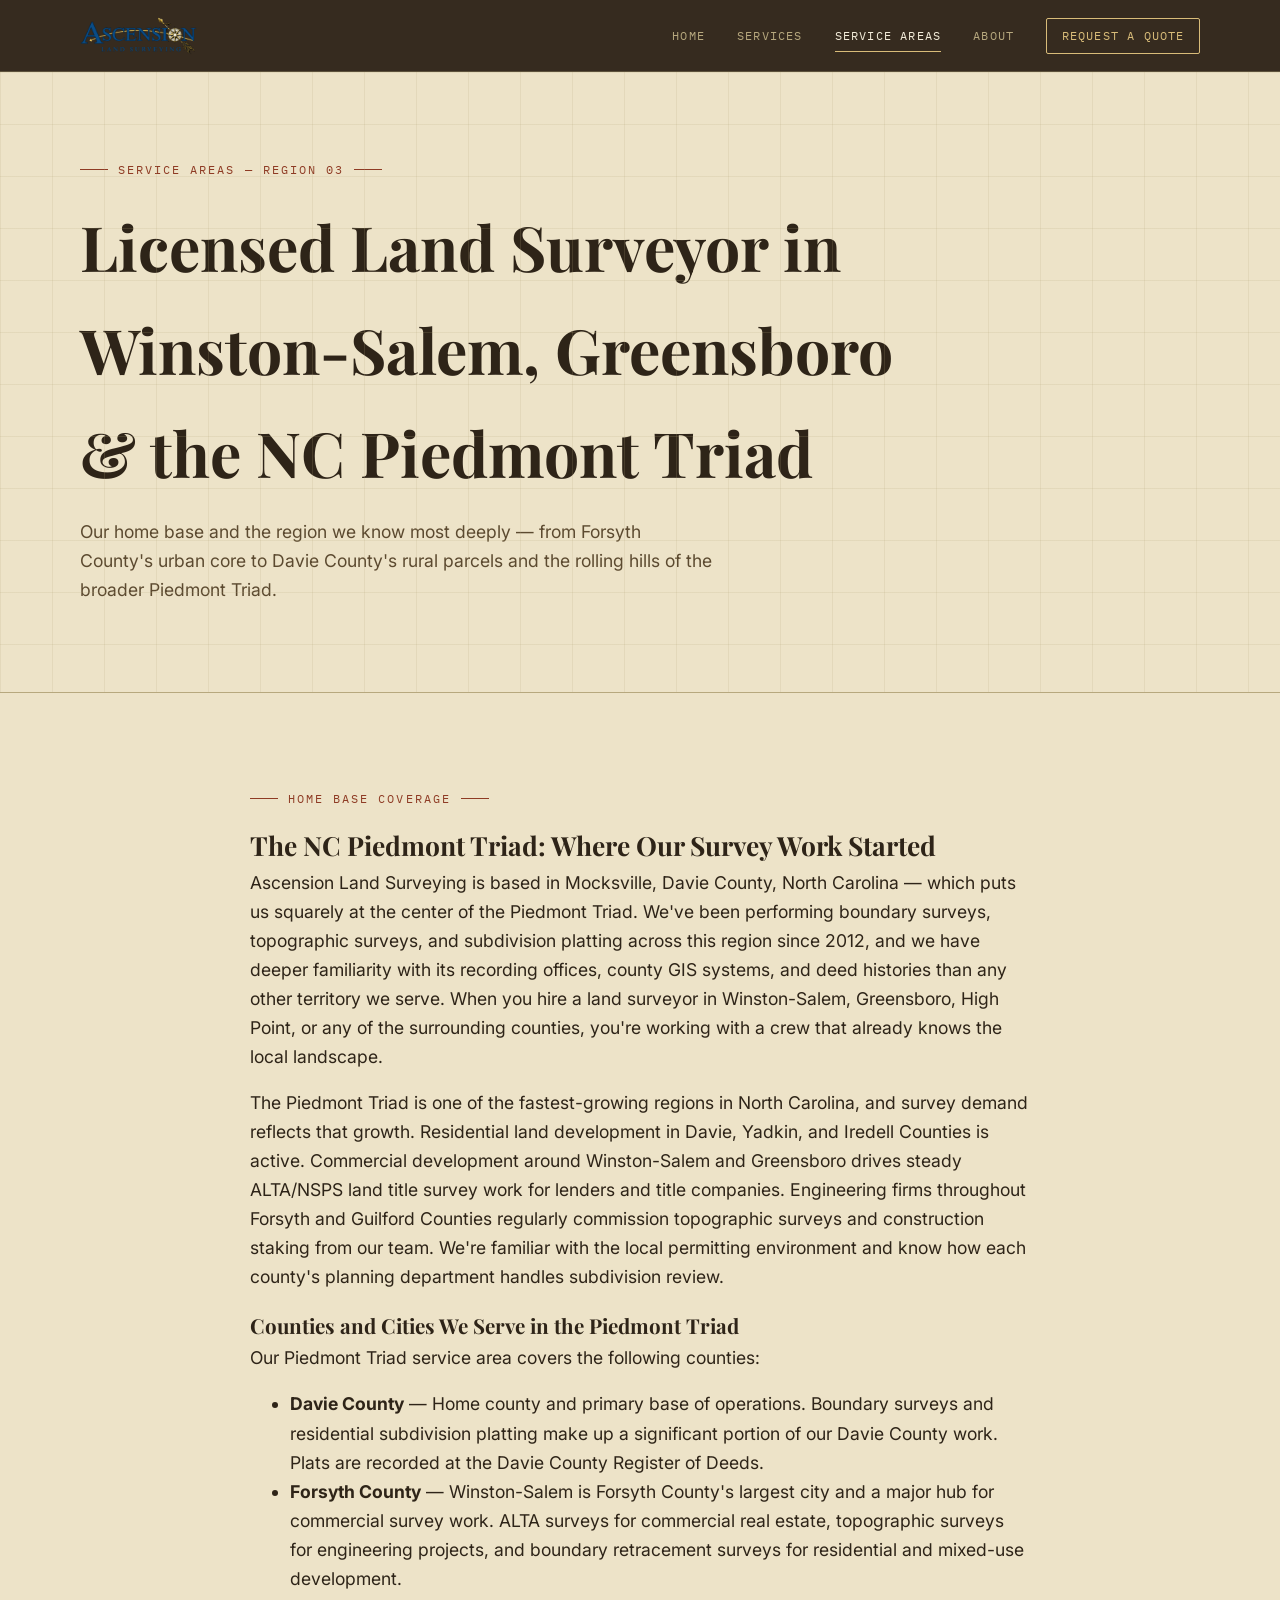
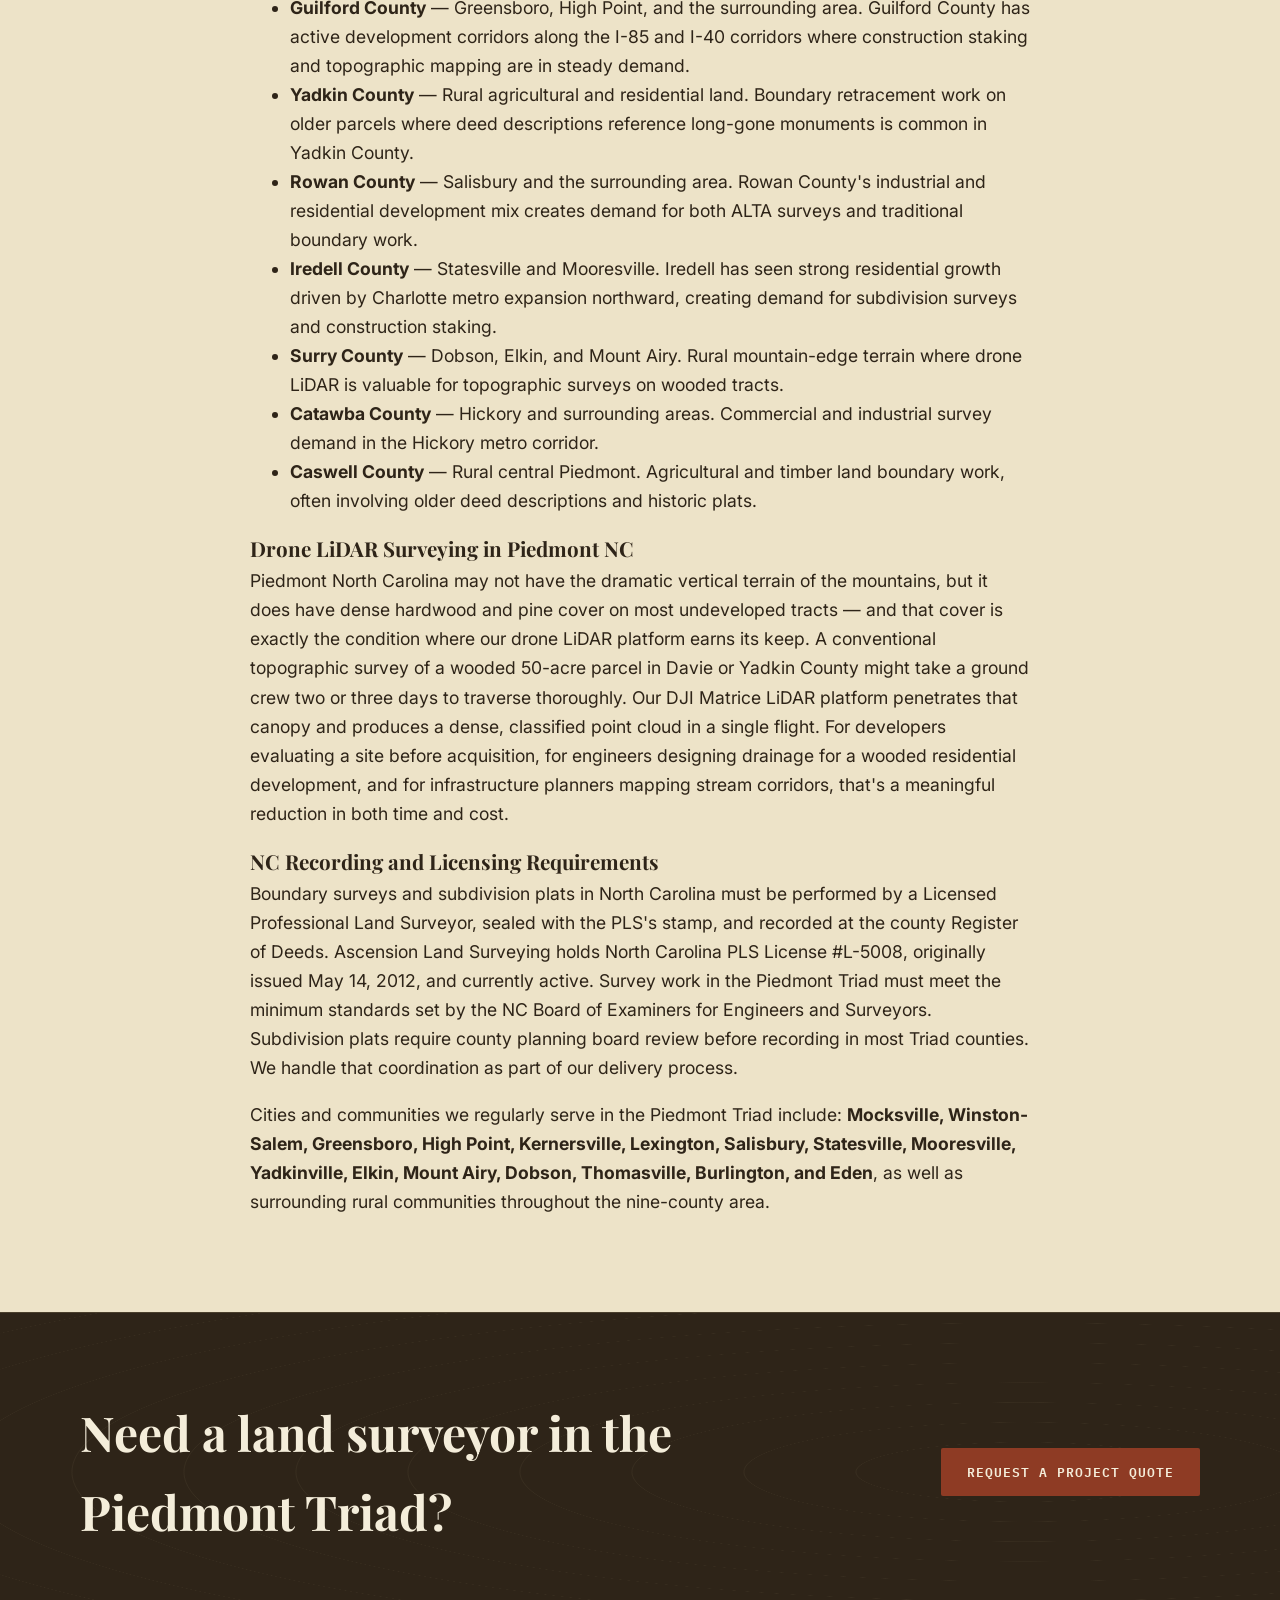
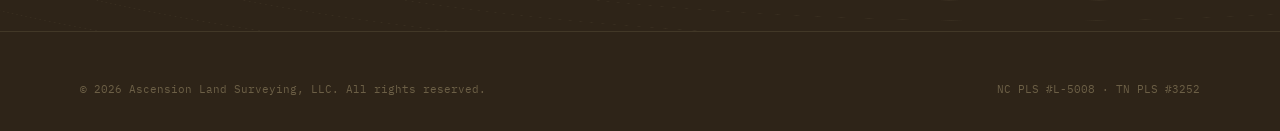
<file: service-area-piedmont-triad.html>
<!DOCTYPE html>
<html lang="en">
<head>
<meta charset="UTF-8">
<meta name="viewport" content="width=device-width, initial-scale=1.0">
<title>Land Surveyor Winston-Salem, Greensboro &amp; NC Piedmont Triad | Ascension Land Surveying</title>
<meta name="description" content="Licensed land surveyor serving Winston-Salem, Greensboro, Mocksville, High Point, Lexington, Statesville and the NC Piedmont Triad. Boundary surveys, ALTA surveys, topographic surveys, and drone LiDAR mapping. NC PLS #L-5008.">
<link rel="canonical" href="https://www.ascension-landsurveying.com/service-area-piedmont-triad.html">
<link rel="icon" type="image/png" href="assets/favicon.png">
<link rel="preconnect" href="https://fonts.googleapis.com">
<link href="https://fonts.googleapis.com/css2?family=Playfair+Display:ital,wght@0,600;0,700;1,600;1,700&family=Inter:wght@400;500;600&family=IBM+Plex+Mono:wght@400;500;600&display=swap" rel="stylesheet">
<link rel="stylesheet" href="css/styles.css">
<script type="application/ld+json">
{
  "@context": "https://schema.org",
  "@type": ["LocalBusiness", "ProfessionalService"],
  "name": "Ascension Land Surveying, LLC",
  "description": "Licensed land surveyor serving Winston-Salem, Greensboro, Mocksville and the NC Piedmont Triad. Boundary surveys, ALTA surveys, topographic surveys, and drone LiDAR mapping.",
  "url": "https://www.ascension-landsurveying.com/service-area-piedmont-triad.html",
  "address": {"@type": "PostalAddress", "addressLocality": "Mocksville", "addressRegion": "NC", "postalCode": "27028", "addressCountry": "US"},
  "geo": {"@type": "GeoCoordinates", "latitude": 35.8932, "longitude": -80.5584},
  "areaServed": [
    {"@type": "City", "name": "Winston-Salem, North Carolina"},
    {"@type": "City", "name": "Greensboro, North Carolina"},
    {"@type": "City", "name": "Mocksville, North Carolina"},
    {"@type": "City", "name": "High Point, North Carolina"},
    {"@type": "City", "name": "Lexington, North Carolina"},
    {"@type": "City", "name": "Statesville, North Carolina"},
    {"@type": "City", "name": "Salisbury, North Carolina"},
    {"@type": "AdministrativeArea", "name": "Forsyth County, North Carolina"},
    {"@type": "AdministrativeArea", "name": "Davie County, North Carolina"},
    {"@type": "AdministrativeArea", "name": "Guilford County, North Carolina"},
    {"@type": "AdministrativeArea", "name": "Yadkin County, North Carolina"},
    {"@type": "AdministrativeArea", "name": "Rowan County, North Carolina"},
    {"@type": "AdministrativeArea", "name": "Iredell County, North Carolina"},
    {"@type": "AdministrativeArea", "name": "Surry County, North Carolina"},
    {"@type": "AdministrativeArea", "name": "Catawba County, North Carolina"},
    {"@type": "AdministrativeArea", "name": "Caswell County, North Carolina"}
  ],
  "aggregateRating": {"@type": "AggregateRating", "ratingValue": "4.8", "reviewCount": "21", "bestRating": "5"}
}
</script>
</head>
<body>

<header class="site-header">
  <div class="container nav-row">
    <a href="index.html" class="wordmark">
      <img src="assets/logo-wide.png" alt="Ascension Land Surveying" class="disk-logo">
    </a>
    <button class="nav-toggle" aria-expanded="false" aria-controls="main-nav">Menu</button>
    <nav class="main-nav" id="main-nav">
      <a href="index.html">Home</a>
      <a href="services.html">Services</a>
      <a href="service-areas.html" aria-current="page">Service Areas</a>
      <a href="about.html">About</a>
      <a href="contact.html" class="nav-cta">Request a Quote</a>
    </nav>
  </div>
</header>

<main>
<section class="page-hero">
  <div class="topo-grid" aria-hidden="true"></div>
  <div class="container">
    <p class="eyebrow">Service Areas &mdash; Region 03</p>
    <h1>Licensed Land Surveyor in Winston-Salem, Greensboro &amp; the NC Piedmont Triad</h1>
    <p class="lede">Our home base and the region we know most deeply &mdash; from Forsyth County's urban core to Davie County's rural parcels and the rolling hills of the broader Piedmont Triad.</p>
  </div>
</section>

<section class="section-parch">
  <div class="container" style="max-width:860px;">
    <p class="eyebrow">Home Base Coverage</p>
    <h2>The NC Piedmont Triad: Where Our Survey Work Started</h2>

    <p>Ascension Land Surveying is based in Mocksville, Davie County, North Carolina &mdash; which puts us squarely at the center of the Piedmont Triad. We've been performing boundary surveys, topographic surveys, and subdivision platting across this region since 2012, and we have deeper familiarity with its recording offices, county GIS systems, and deed histories than any other territory we serve. When you hire a land surveyor in Winston-Salem, Greensboro, High Point, or any of the surrounding counties, you're working with a crew that already knows the local landscape.</p>

    <p>The Piedmont Triad is one of the fastest-growing regions in North Carolina, and survey demand reflects that growth. Residential land development in Davie, Yadkin, and Iredell Counties is active. Commercial development around Winston-Salem and Greensboro drives steady ALTA/NSPS land title survey work for lenders and title companies. Engineering firms throughout Forsyth and Guilford Counties regularly commission topographic surveys and construction staking from our team. We're familiar with the local permitting environment and know how each county's planning department handles subdivision review.</p>

    <h3>Counties and Cities We Serve in the Piedmont Triad</h3>

    <p>Our Piedmont Triad service area covers the following counties:</p>

    <ul>
      <li><strong>Davie County</strong> &mdash; Home county and primary base of operations. Boundary surveys and residential subdivision platting make up a significant portion of our Davie County work. Plats are recorded at the Davie County Register of Deeds.</li>
      <li><strong>Forsyth County</strong> &mdash; Winston-Salem is Forsyth County's largest city and a major hub for commercial survey work. ALTA surveys for commercial real estate, topographic surveys for engineering projects, and boundary retracement surveys for residential and mixed-use development.</li>
      <li><strong>Guilford County</strong> &mdash; Greensboro, High Point, and the surrounding area. Guilford County has active development corridors along the I-85 and I-40 corridors where construction staking and topographic mapping are in steady demand.</li>
      <li><strong>Yadkin County</strong> &mdash; Rural agricultural and residential land. Boundary retracement work on older parcels where deed descriptions reference long-gone monuments is common in Yadkin County.</li>
      <li><strong>Rowan County</strong> &mdash; Salisbury and the surrounding area. Rowan County's industrial and residential development mix creates demand for both ALTA surveys and traditional boundary work.</li>
      <li><strong>Iredell County</strong> &mdash; Statesville and Mooresville. Iredell has seen strong residential growth driven by Charlotte metro expansion northward, creating demand for subdivision surveys and construction staking.</li>
      <li><strong>Surry County</strong> &mdash; Dobson, Elkin, and Mount Airy. Rural mountain-edge terrain where drone LiDAR is valuable for topographic surveys on wooded tracts.</li>
      <li><strong>Catawba County</strong> &mdash; Hickory and surrounding areas. Commercial and industrial survey demand in the Hickory metro corridor.</li>
      <li><strong>Caswell County</strong> &mdash; Rural central Piedmont. Agricultural and timber land boundary work, often involving older deed descriptions and historic plats.</li>
    </ul>

    <h3>Drone LiDAR Surveying in Piedmont NC</h3>

    <p>Piedmont North Carolina may not have the dramatic vertical terrain of the mountains, but it does have dense hardwood and pine cover on most undeveloped tracts &mdash; and that cover is exactly the condition where our drone LiDAR platform earns its keep. A conventional topographic survey of a wooded 50-acre parcel in Davie or Yadkin County might take a ground crew two or three days to traverse thoroughly. Our DJI Matrice LiDAR platform penetrates that canopy and produces a dense, classified point cloud in a single flight. For developers evaluating a site before acquisition, for engineers designing drainage for a wooded residential development, and for infrastructure planners mapping stream corridors, that's a meaningful reduction in both time and cost.</p>

    <h3>NC Recording and Licensing Requirements</h3>

    <p>Boundary surveys and subdivision plats in North Carolina must be performed by a Licensed Professional Land Surveyor, sealed with the PLS's stamp, and recorded at the county Register of Deeds. Ascension Land Surveying holds North Carolina PLS License #L-5008, originally issued May 14, 2012, and currently active. Survey work in the Piedmont Triad must meet the minimum standards set by the NC Board of Examiners for Engineers and Surveyors. Subdivision plats require county planning board review before recording in most Triad counties. We handle that coordination as part of our delivery process.</p>

    <p>Cities and communities we regularly serve in the Piedmont Triad include: <strong>Mocksville, Winston-Salem, Greensboro, High Point, Kernersville, Lexington, Salisbury, Statesville, Mooresville, Yadkinville, Elkin, Mount Airy, Dobson, Thomasville, Burlington, and Eden</strong>, as well as surrounding rural communities throughout the nine-county area.</p>
  </div>
</section>

<section class="cta-band">
  <div class="container cta-inner">
    <h2>Need a land surveyor in the Piedmont Triad?</h2>
    <a href="contact.html" class="btn btn-primary">Request a Project Quote</a>
  </div>
</section>
</main>

<footer class="site-footer">
  <div class="container">
    <div class="footer-bottom" style="border-top:none; padding-top:0;">
      <span>&copy; 2026 Ascension Land Surveying, LLC. All rights reserved.</span>
      <span>NC PLS #L-5008 &middot; TN PLS #3252</span>
    </div>
  </div>
</footer>
<script src="js/main.js"></script>
</body>
</html>
</file>
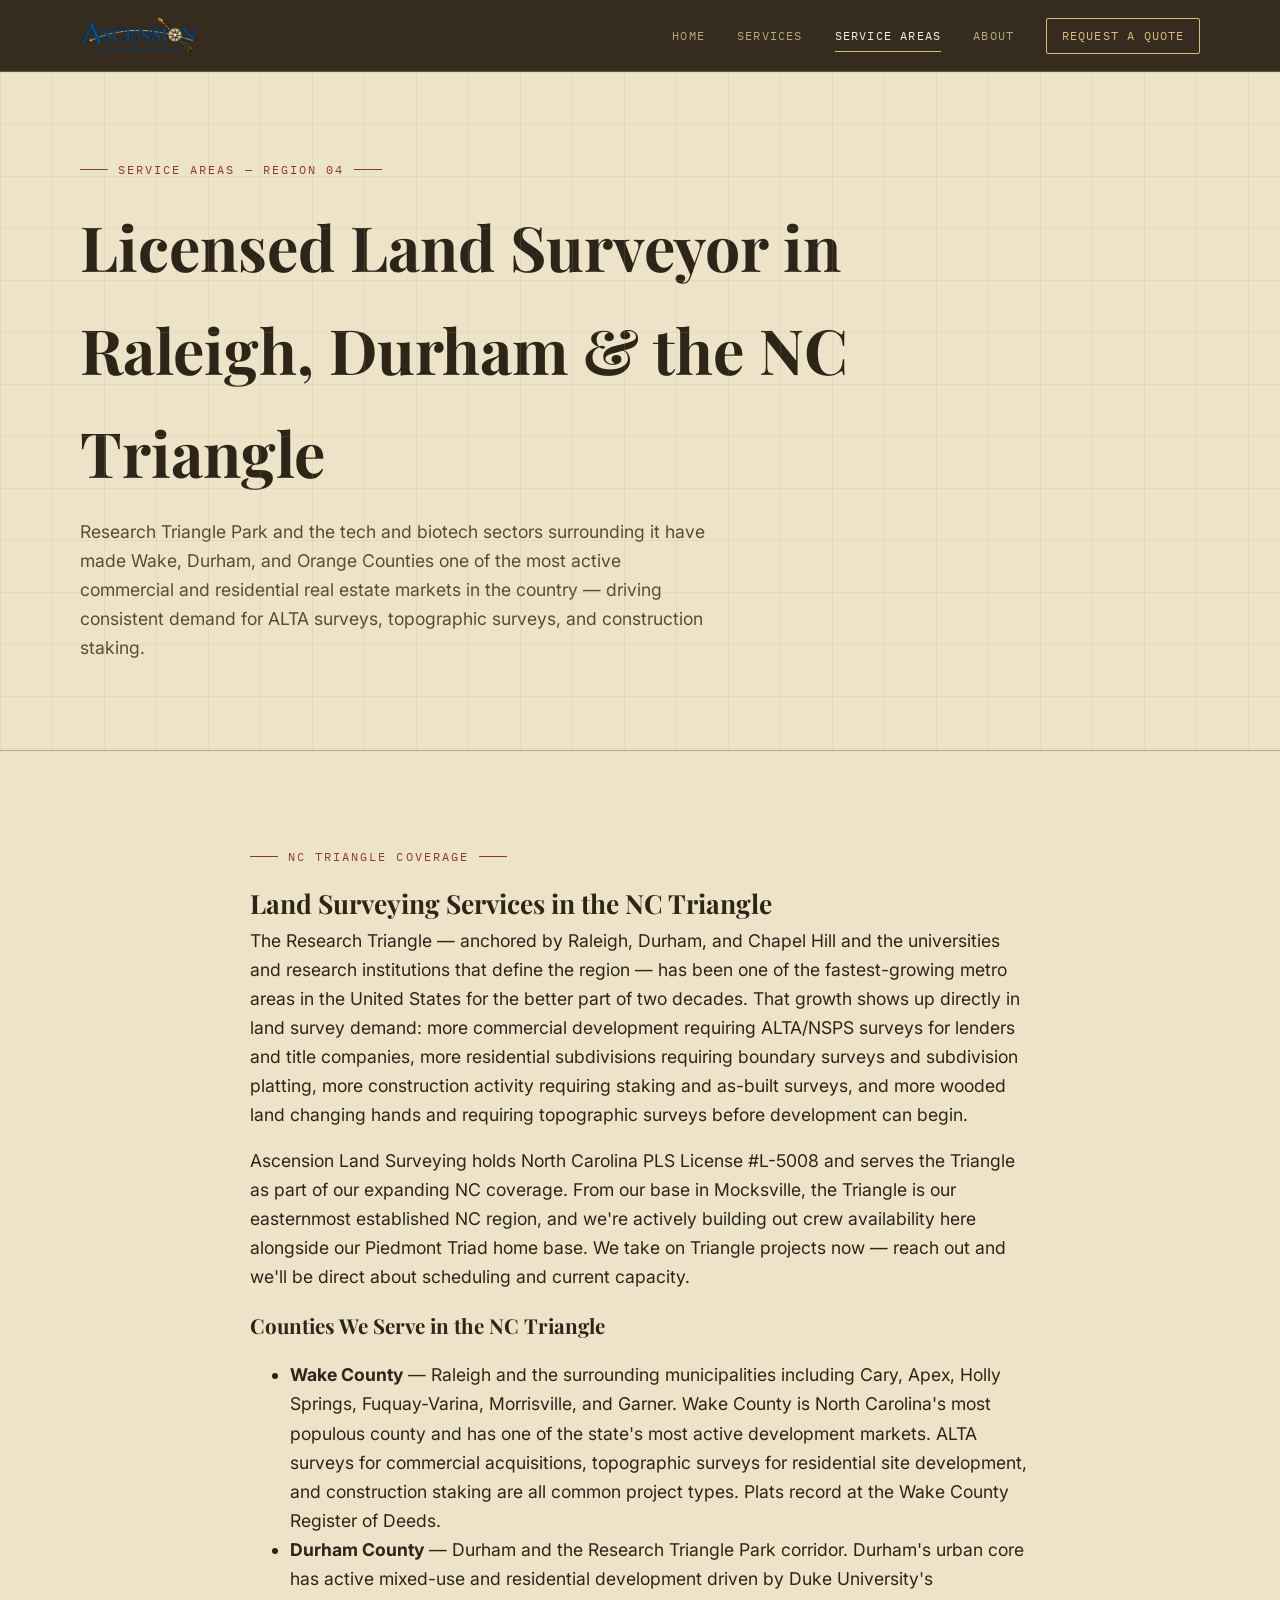
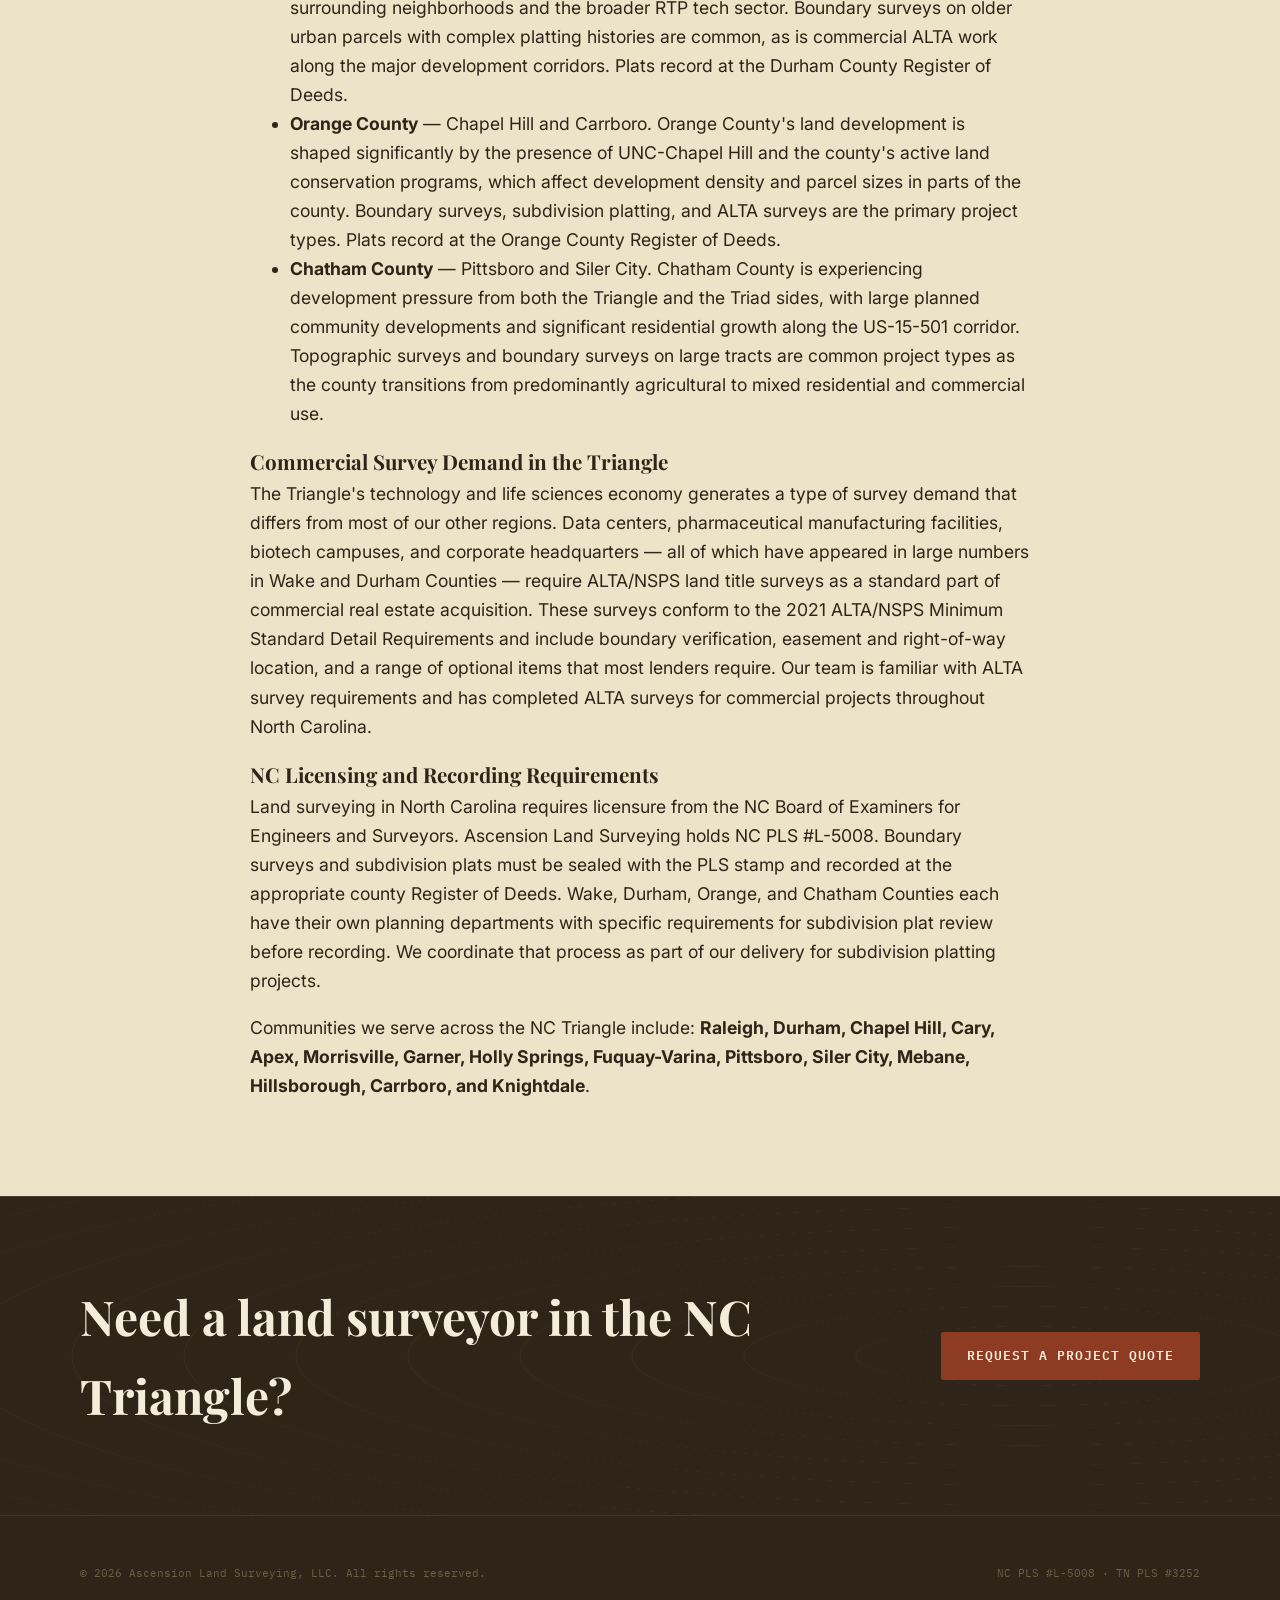
<file: service-area-triangle.html>
<!DOCTYPE html>
<html lang="en">
<head>
<meta charset="UTF-8">
<meta name="viewport" content="width=device-width, initial-scale=1.0">
<title>Land Surveyor Raleigh, Durham &amp; NC Triangle | Ascension Land Surveying</title>
<meta name="description" content="Licensed land surveyor serving Raleigh, Durham, Chapel Hill, Cary and the NC Triangle. Boundary surveys, ALTA surveys, topographic surveys, and drone LiDAR mapping. NC PLS #L-5008.">
<link rel="canonical" href="https://www.ascension-landsurveying.com/service-area-triangle.html">
<link rel="icon" type="image/png" href="assets/favicon.png">
<link rel="preconnect" href="https://fonts.googleapis.com">
<link href="https://fonts.googleapis.com/css2?family=Playfair+Display:ital,wght@0,600;0,700;1,600;1,700&family=Inter:wght@400;500;600&family=IBM+Plex+Mono:wght@400;500;600&display=swap" rel="stylesheet">
<link rel="stylesheet" href="css/styles.css">
<script type="application/ld+json">
{
  "@context": "https://schema.org",
  "@type": ["LocalBusiness", "ProfessionalService"],
  "name": "Ascension Land Surveying, LLC",
  "description": "Licensed land surveyor serving Raleigh, Durham, Chapel Hill, Cary and the NC Triangle. Boundary surveys, ALTA surveys, topographic surveys, and drone LiDAR mapping.",
  "url": "https://www.ascension-landsurveying.com/service-area-triangle.html",
  "address": {"@type": "PostalAddress", "addressLocality": "Mocksville", "addressRegion": "NC", "postalCode": "27028", "addressCountry": "US"},
  "areaServed": [
    {"@type": "City", "name": "Raleigh, North Carolina"},
    {"@type": "City", "name": "Durham, North Carolina"},
    {"@type": "City", "name": "Chapel Hill, North Carolina"},
    {"@type": "City", "name": "Cary, North Carolina"},
    {"@type": "City", "name": "Apex, North Carolina"},
    {"@type": "City", "name": "Morrisville, North Carolina"},
    {"@type": "City", "name": "Carrboro, North Carolina"},
    {"@type": "AdministrativeArea", "name": "Wake County, North Carolina"},
    {"@type": "AdministrativeArea", "name": "Durham County, North Carolina"},
    {"@type": "AdministrativeArea", "name": "Orange County, North Carolina"},
    {"@type": "AdministrativeArea", "name": "Chatham County, North Carolina"}
  ],
  "aggregateRating": {"@type": "AggregateRating", "ratingValue": "4.8", "reviewCount": "21", "bestRating": "5"}
}
</script>
</head>
<body>

<header class="site-header">
  <div class="container nav-row">
    <a href="index.html" class="wordmark">
      <img src="assets/logo-wide.png" alt="Ascension Land Surveying" class="disk-logo">
    </a>
    <button class="nav-toggle" aria-expanded="false" aria-controls="main-nav">Menu</button>
    <nav class="main-nav" id="main-nav">
      <a href="index.html">Home</a>
      <a href="services.html">Services</a>
      <a href="service-areas.html" aria-current="page">Service Areas</a>
      <a href="about.html">About</a>
      <a href="contact.html" class="nav-cta">Request a Quote</a>
    </nav>
  </div>
</header>

<main>
<section class="page-hero">
  <div class="topo-grid" aria-hidden="true"></div>
  <div class="container">
    <p class="eyebrow">Service Areas &mdash; Region 04</p>
    <h1>Licensed Land Surveyor in Raleigh, Durham &amp; the NC Triangle</h1>
    <p class="lede">Research Triangle Park and the tech and biotech sectors surrounding it have made Wake, Durham, and Orange Counties one of the most active commercial and residential real estate markets in the country &mdash; driving consistent demand for ALTA surveys, topographic surveys, and construction staking.</p>
  </div>
</section>

<section class="section-parch">
  <div class="container" style="max-width:860px;">
    <p class="eyebrow">NC Triangle Coverage</p>
    <h2>Land Surveying Services in the NC Triangle</h2>

    <p>The Research Triangle &mdash; anchored by Raleigh, Durham, and Chapel Hill and the universities and research institutions that define the region &mdash; has been one of the fastest-growing metro areas in the United States for the better part of two decades. That growth shows up directly in land survey demand: more commercial development requiring ALTA/NSPS surveys for lenders and title companies, more residential subdivisions requiring boundary surveys and subdivision platting, more construction activity requiring staking and as-built surveys, and more wooded land changing hands and requiring topographic surveys before development can begin.</p>

    <p>Ascension Land Surveying holds North Carolina PLS License #L-5008 and serves the Triangle as part of our expanding NC coverage. From our base in Mocksville, the Triangle is our easternmost established NC region, and we're actively building out crew availability here alongside our Piedmont Triad home base. We take on Triangle projects now &mdash; reach out and we'll be direct about scheduling and current capacity.</p>

    <h3>Counties We Serve in the NC Triangle</h3>

    <ul>
      <li><strong>Wake County</strong> &mdash; Raleigh and the surrounding municipalities including Cary, Apex, Holly Springs, Fuquay-Varina, Morrisville, and Garner. Wake County is North Carolina's most populous county and has one of the state's most active development markets. ALTA surveys for commercial acquisitions, topographic surveys for residential site development, and construction staking are all common project types. Plats record at the Wake County Register of Deeds.</li>
      <li><strong>Durham County</strong> &mdash; Durham and the Research Triangle Park corridor. Durham's urban core has active mixed-use and residential development driven by Duke University's surrounding neighborhoods and the broader RTP tech sector. Boundary surveys on older urban parcels with complex platting histories are common, as is commercial ALTA work along the major development corridors. Plats record at the Durham County Register of Deeds.</li>
      <li><strong>Orange County</strong> &mdash; Chapel Hill and Carrboro. Orange County's land development is shaped significantly by the presence of UNC-Chapel Hill and the county's active land conservation programs, which affect development density and parcel sizes in parts of the county. Boundary surveys, subdivision platting, and ALTA surveys are the primary project types. Plats record at the Orange County Register of Deeds.</li>
      <li><strong>Chatham County</strong> &mdash; Pittsboro and Siler City. Chatham County is experiencing development pressure from both the Triangle and the Triad sides, with large planned community developments and significant residential growth along the US-15-501 corridor. Topographic surveys and boundary surveys on large tracts are common project types as the county transitions from predominantly agricultural to mixed residential and commercial use.</li>
    </ul>

    <h3>Commercial Survey Demand in the Triangle</h3>

    <p>The Triangle's technology and life sciences economy generates a type of survey demand that differs from most of our other regions. Data centers, pharmaceutical manufacturing facilities, biotech campuses, and corporate headquarters &mdash; all of which have appeared in large numbers in Wake and Durham Counties &mdash; require ALTA/NSPS land title surveys as a standard part of commercial real estate acquisition. These surveys conform to the 2021 ALTA/NSPS Minimum Standard Detail Requirements and include boundary verification, easement and right-of-way location, and a range of optional items that most lenders require. Our team is familiar with ALTA survey requirements and has completed ALTA surveys for commercial projects throughout North Carolina.</p>

    <h3>NC Licensing and Recording Requirements</h3>

    <p>Land surveying in North Carolina requires licensure from the NC Board of Examiners for Engineers and Surveyors. Ascension Land Surveying holds NC PLS #L-5008. Boundary surveys and subdivision plats must be sealed with the PLS stamp and recorded at the appropriate county Register of Deeds. Wake, Durham, Orange, and Chatham Counties each have their own planning departments with specific requirements for subdivision plat review before recording. We coordinate that process as part of our delivery for subdivision platting projects.</p>

    <p>Communities we serve across the NC Triangle include: <strong>Raleigh, Durham, Chapel Hill, Cary, Apex, Morrisville, Garner, Holly Springs, Fuquay-Varina, Pittsboro, Siler City, Mebane, Hillsborough, Carrboro, and Knightdale</strong>.</p>
  </div>
</section>

<section class="cta-band">
  <div class="container cta-inner">
    <h2>Need a land surveyor in the NC Triangle?</h2>
    <a href="contact.html" class="btn btn-primary">Request a Project Quote</a>
  </div>
</section>
</main>

<footer class="site-footer">
  <div class="container">
    <div class="footer-bottom" style="border-top:none; padding-top:0;">
      <span>&copy; 2026 Ascension Land Surveying, LLC. All rights reserved.</span>
      <span>NC PLS #L-5008 &middot; TN PLS #3252</span>
    </div>
  </div>
</footer>
<script src="js/main.js"></script>
</body>
</html>
</file>
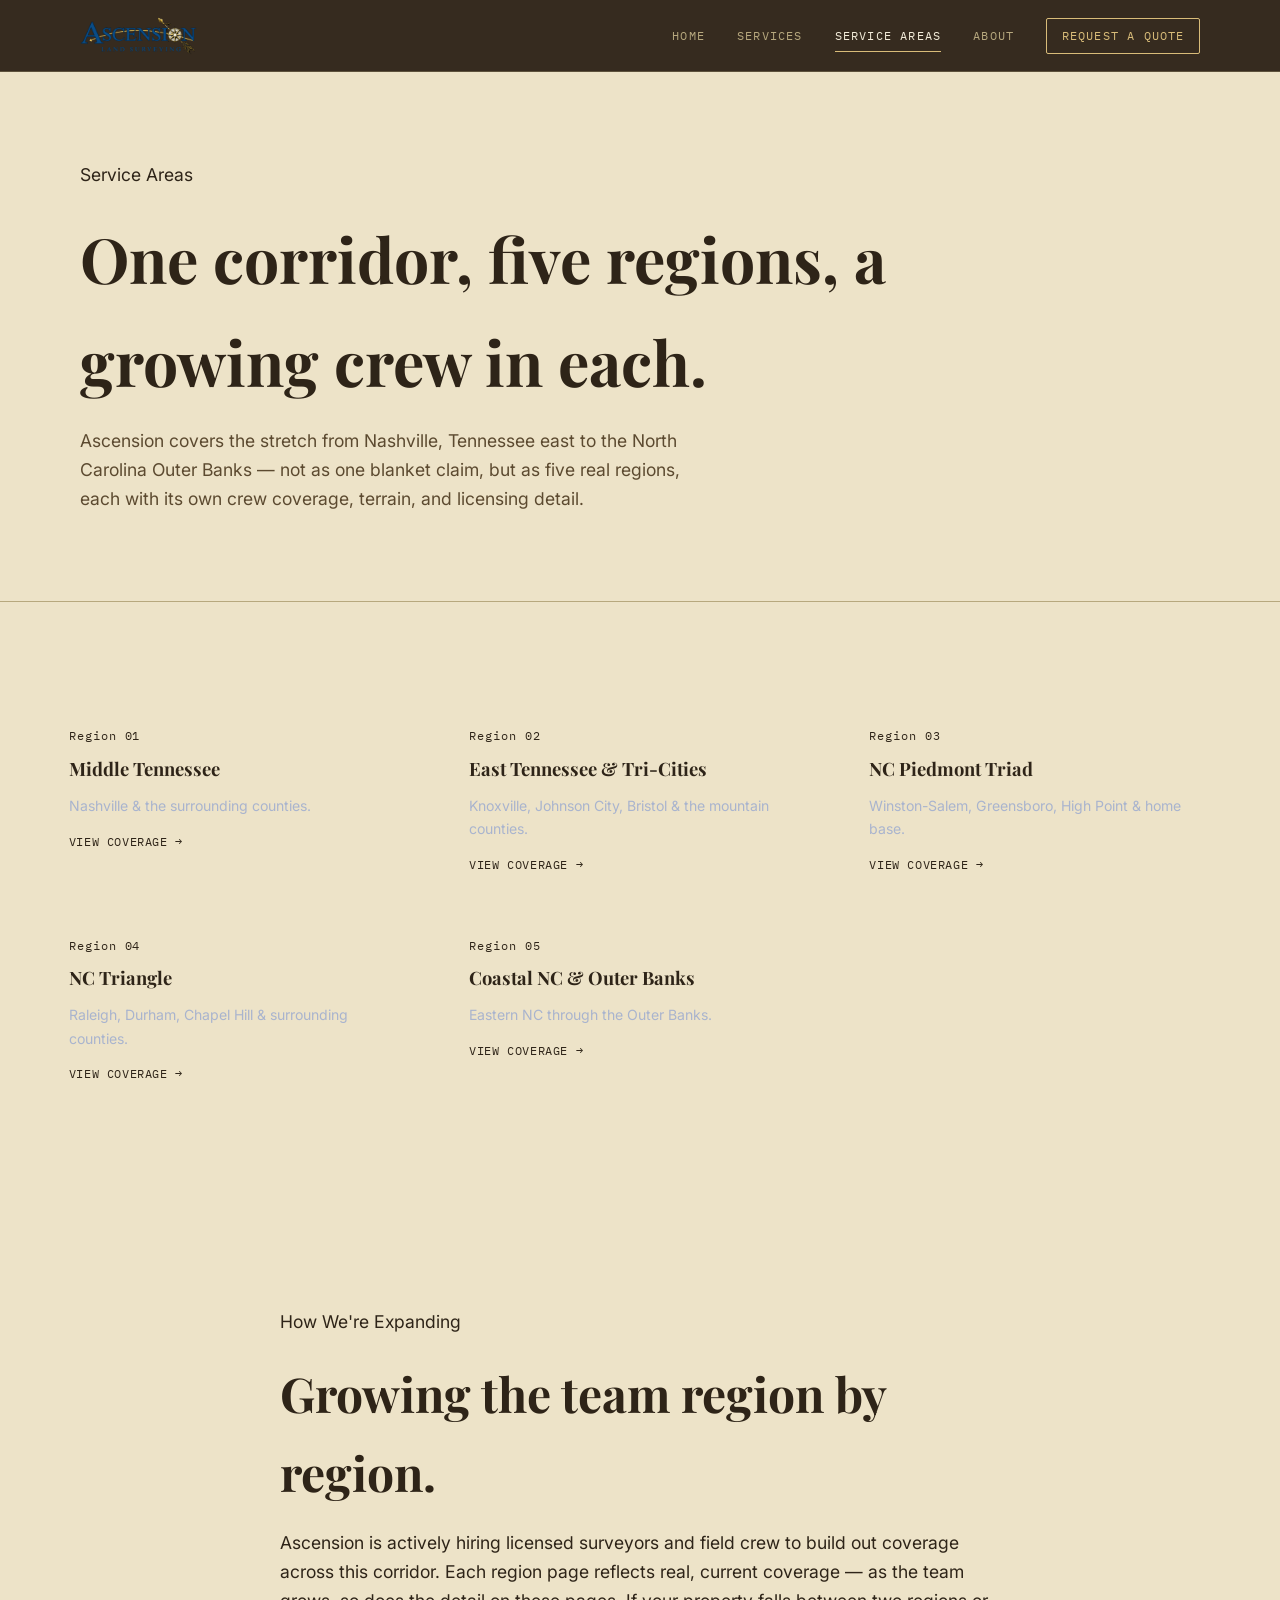
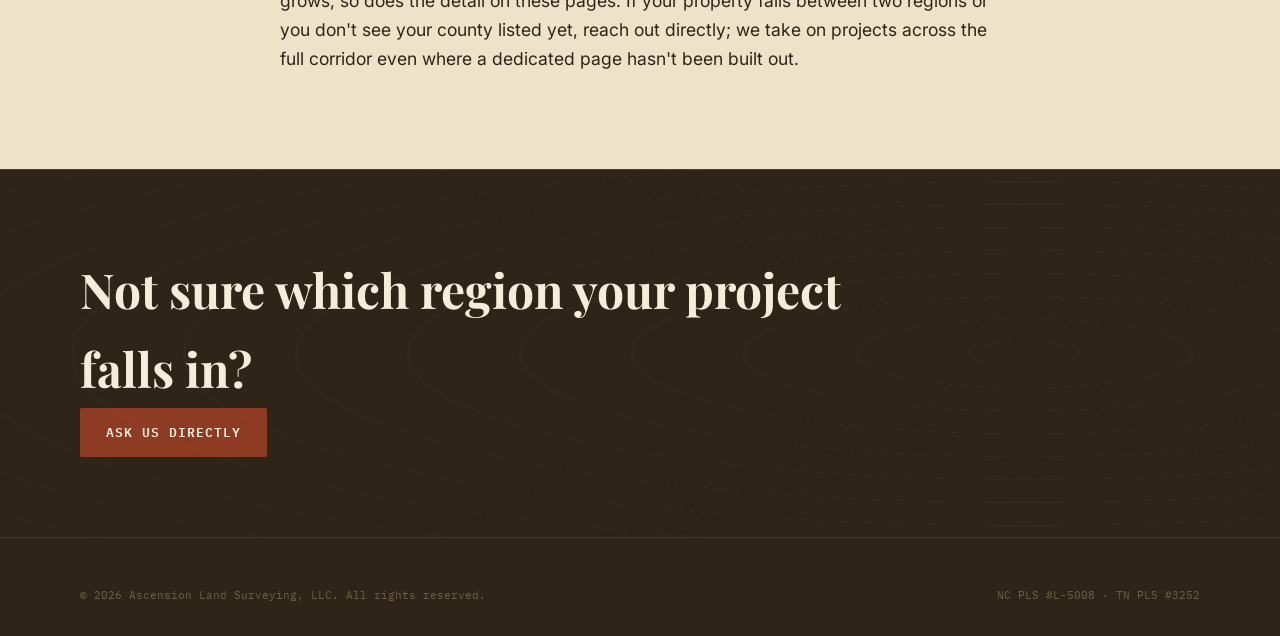
<file: service-areas.html>
<!DOCTYPE html>
<html lang="en">
<head>
<meta charset="UTF-8">
<meta name="viewport" content="width=device-width, initial-scale=1.0">
<title>Land Surveyor Service Areas: NC &amp; TN | Ascension Land Surveying</title>
<meta name="description" content="Licensed land surveyors serving Winston-Salem, Greensboro, Raleigh, Knoxville, Nashville, the NC Outer Banks and five regions across NC and TN. Find your area and get a quote.">
<link rel="canonical" href="https://www.ascension-landsurveying.com/service-areas.html">
<link rel="preconnect" href="https://fonts.googleapis.com">
<link href="https://fonts.googleapis.com/css2?family=Playfair+Display:ital,wght@0,600;0,700;1,600;1,700&family=Inter:wght@400;500;600&family=IBM+Plex+Mono:wght@400;500;600&display=swap" rel="stylesheet">
<link rel="icon" type="image/png" href="assets/favicon.png">
<link rel="stylesheet" href="css/styles.css">
<style>
  .region-grid{ display:grid; grid-template-columns:repeat(3,1fr); gap:1px; background:var(--line); border:1px solid var(--line); }
  @media (max-width:900px){ .region-grid{ grid-template-columns:repeat(2,1fr); } }
  @media (max-width:600px){ .region-grid{ grid-template-columns:1fr; } }
  .region-card{ background:var(--ink-soft); padding:1.8rem; text-decoration:none; color:inherit; display:block; transition:background 0.15s ease; }
  .region-card:hover{ background:#1A3A5C; }
  .region-card .rnum{ font-family:var(--font-mono); font-size:0.75rem; color:var(--brass-bright); letter-spacing:0.08em; }
  .region-card h3{ font-size:1.15rem; margin:0.5rem 0 0.6rem; }
  .region-card p{ font-size:0.88rem; color:#A9B4CE; margin:0; }
  .region-card .go{ font-family:var(--font-mono); font-size:0.75rem; color:var(--orange); text-transform:uppercase; letter-spacing:0.05em; display:inline-block; margin-top:0.9rem; }
  .corridor-note{ max-width:70ch; }
</style>
</head>
<body>

<header class="site-header">
  <div class="container nav-row">
    <a href="index.html" class="wordmark">
      <img src="assets/logo-wide.png" alt="Ascension Land Surveying" class="disk-logo">
    </a>
    <button class="nav-toggle" aria-expanded="false" aria-controls="main-nav">Menu</button>
    <nav class="main-nav" id="main-nav">
      <a href="index.html">Home</a>
      <a href="services.html">Services</a>
      <a href="service-areas.html" aria-current="page">Service Areas</a>
      <a href="about.html">About</a>
      <a href="contact.html" class="nav-cta">Request a Quote</a>
    </nav>
  </div>
</header>

<main>
  <section class="page-hero">
    <div class="topo-field dense" aria-hidden="true"></div>
    <div class="container">
      <p class="eyebrow-mono">Service Areas</p>
      <h1>One corridor, five regions, a growing crew in each.</h1>
      <p class="lede corridor-note">Ascension covers the stretch from Nashville, Tennessee east to the North Carolina Outer Banks &mdash; not as one blanket claim, but as five real regions, each with its own crew coverage, terrain, and licensing detail.</p>
    </div>
  </section>

  <section class="section-paper">
    <div class="container region-grid" style="padding-inline:0;">
      <a href="service-area-middle-tennessee.html" class="region-card">
        <p class="rnum">Region 01</p>
        <h3>Middle Tennessee</h3>
        <p>Nashville &amp; the surrounding counties.</p>
        <span class="go">View coverage &rarr;</span>
      </a>
      <a href="service-area-east-tennessee.html" class="region-card">
        <p class="rnum">Region 02</p>
        <h3>East Tennessee &amp; Tri-Cities</h3>
        <p>Knoxville, Johnson City, Bristol &amp; the mountain counties.</p>
        <span class="go">View coverage &rarr;</span>
      </a>
      <a href="service-area-piedmont-triad.html" class="region-card">
        <p class="rnum">Region 03</p>
        <h3>NC Piedmont Triad</h3>
        <p>Winston-Salem, Greensboro, High Point &amp; home base.</p>
        <span class="go">View coverage &rarr;</span>
      </a>
      <a href="service-area-triangle.html" class="region-card">
        <p class="rnum">Region 04</p>
        <h3>NC Triangle</h3>
        <p>Raleigh, Durham, Chapel Hill &amp; surrounding counties.</p>
        <span class="go">View coverage &rarr;</span>
      </a>
      <a href="service-area-coastal-nc.html" class="region-card">
        <p class="rnum">Region 05</p>
        <h3>Coastal NC &amp; Outer Banks</h3>
        <p>Eastern NC through the Outer Banks.</p>
        <span class="go">View coverage &rarr;</span>
      </a>
    </div>
  </section>

  <section>
    <div class="container" style="max-width:800px;">
      <p class="eyebrow-mono">How We're Expanding</p>
      <h2 style="font-size:var(--step-6); margin-bottom:1rem;">Growing the team region by region.</h2>
      <p>Ascension is actively hiring licensed surveyors and field crew to build out coverage across this corridor. Each region page reflects real, current coverage &mdash; as the team grows, so does the detail on these pages. If your property falls between two regions or you don't see your county listed yet, reach out directly; we take on projects across the full corridor even where a dedicated page hasn't been built out.</p>
    </div>
  </section>

  <section class="cta-band">
    <div class="container cta-row">
      <h2>Not sure which region your project falls in?</h2>
      <a href="contact.html" class="btn btn-primary">Ask Us Directly</a>
    </div>
  </section>
</main>

<footer class="site-footer">
  <div class="container">
    <div class="footer-bottom" style="border-top:none; padding-top:0;">
      <span>&copy; 2026 Ascension Land Surveying, LLC. All rights reserved.</span>
      <span>NC PLS #L-5008 &middot; TN PLS #3252</span>
    </div>
  </div>
</footer>

<script src="js/main.js"></script>
</body>
</html>
</file>
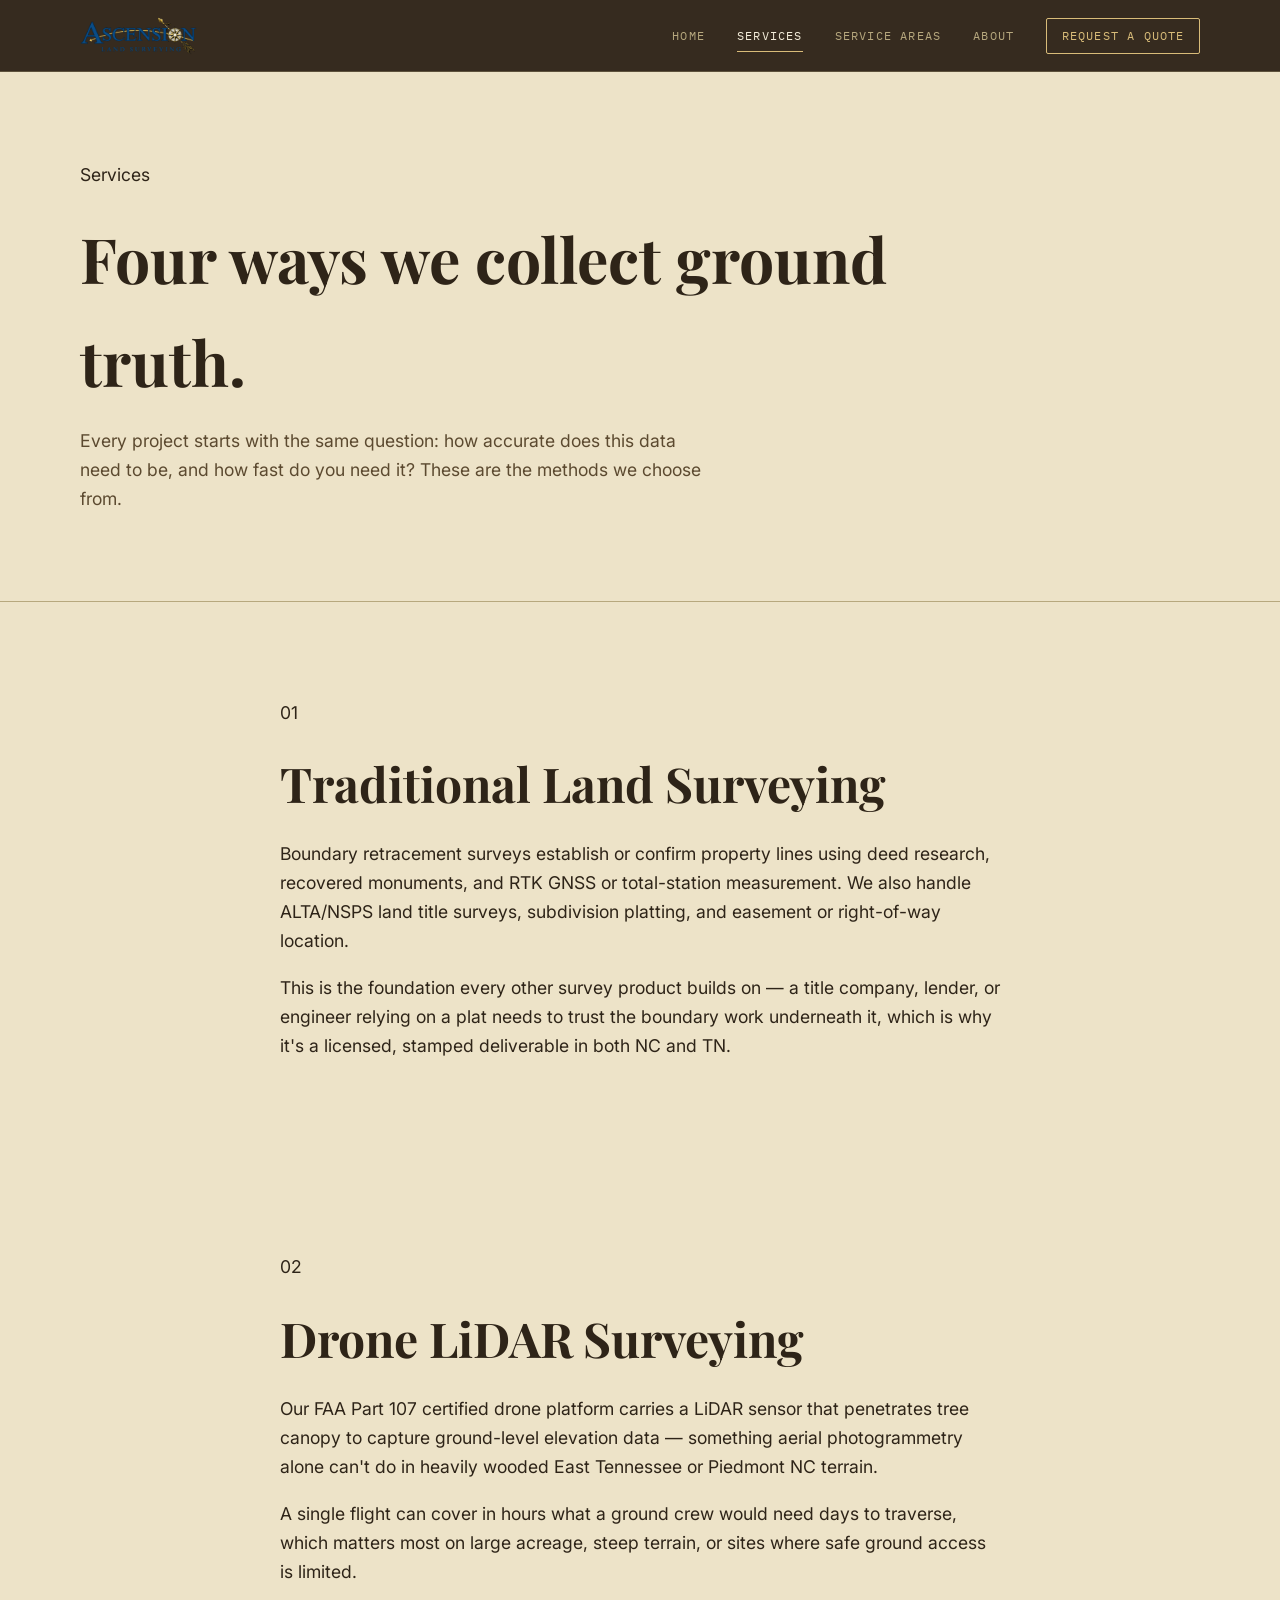
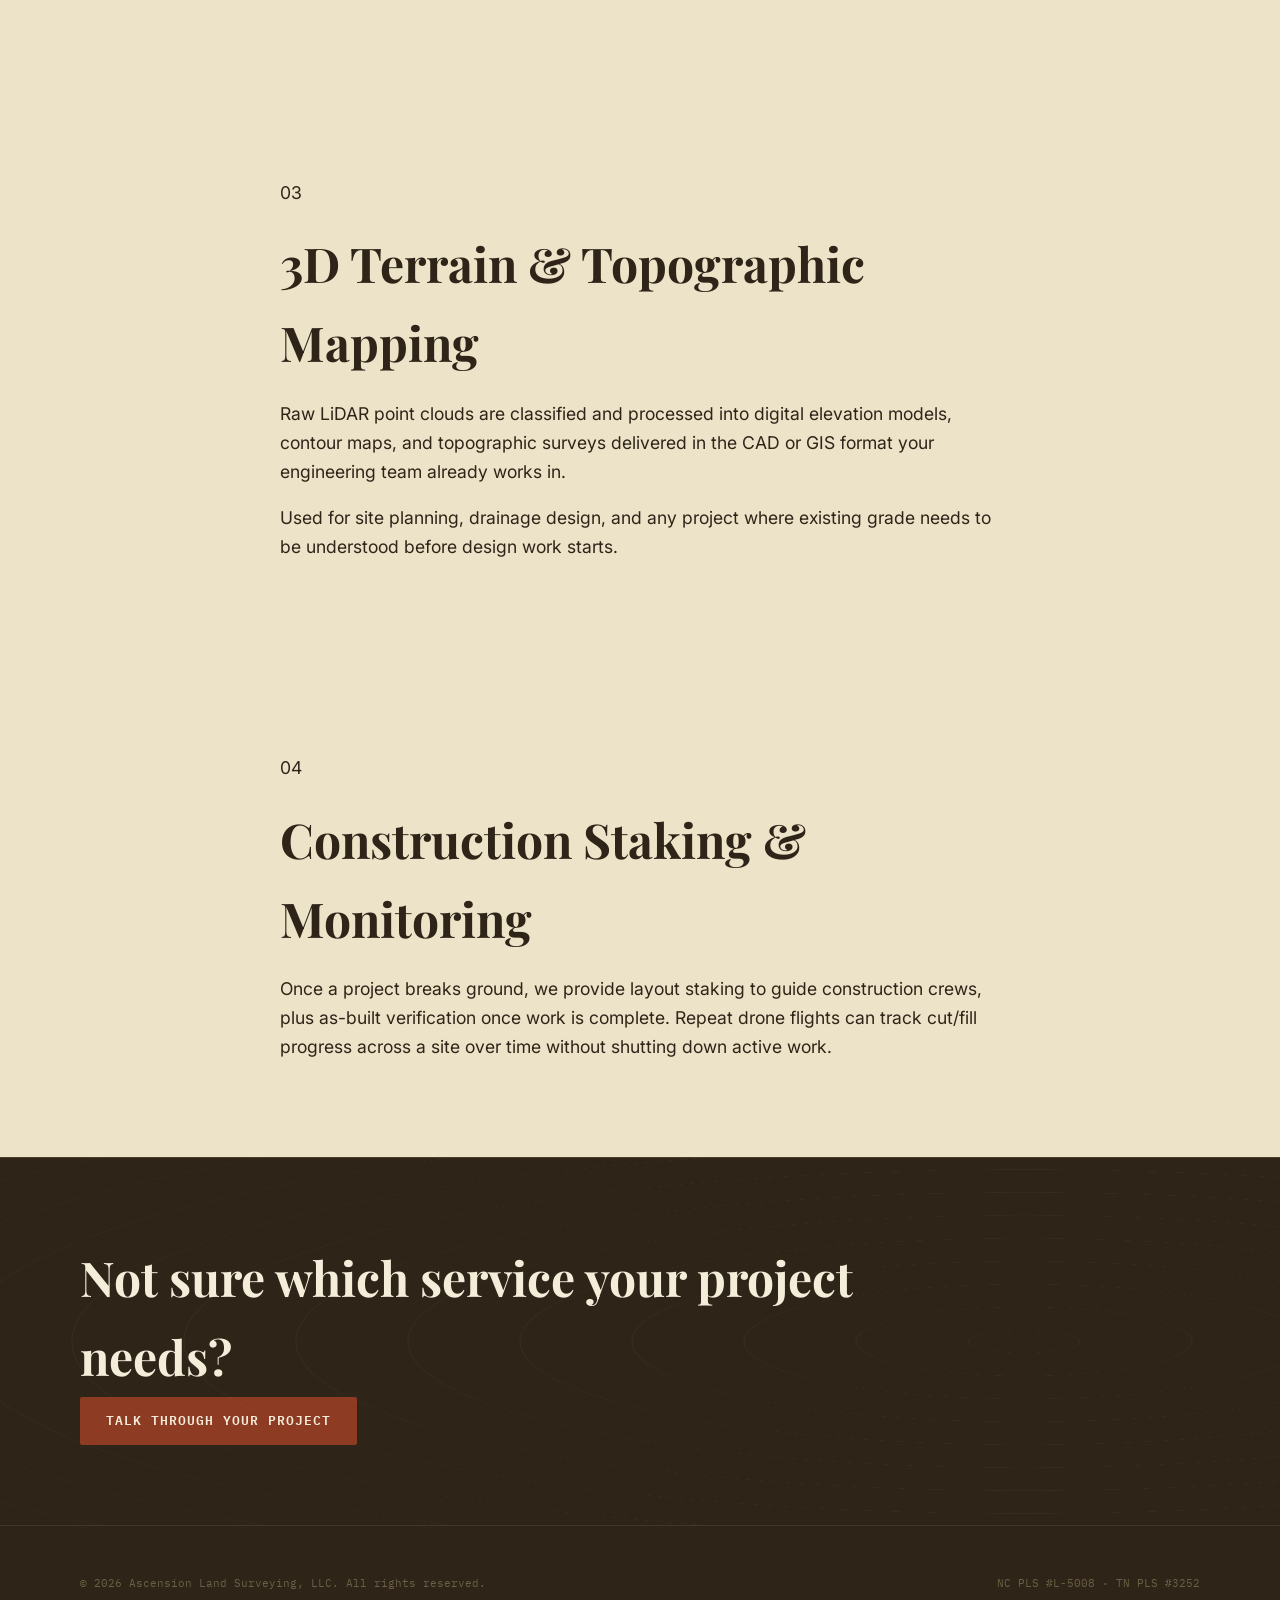
<file: services.html>
<!DOCTYPE html>
<html lang="en">
<head>
<meta charset="UTF-8">
<meta name="viewport" content="width=device-width, initial-scale=1.0">
<title>Land Surveying &amp; Drone LiDAR Services | Boundary Survey, ALTA, Topographic | Ascension Land Surveying</title>
<meta name="description" content="Licensed land surveying services in NC &amp; TN: boundary surveys, ALTA/NSPS surveys, topographic surveys, drone LiDAR mapping, construction staking, and 3D terrain modeling. NC PLS #L-5008 &middot; TN PLS #3252.">
<link rel="canonical" href="https://www.ascension-landsurveying.com/services.html">
<link rel="preconnect" href="https://fonts.googleapis.com">
<link href="https://fonts.googleapis.com/css2?family=Playfair+Display:ital,wght@0,600;0,700;1,600;1,700&family=Inter:wght@400;500;600&family=IBM+Plex+Mono:wght@400;500;600&display=swap" rel="stylesheet">
<link rel="icon" type="image/png" href="assets/favicon.png">
<link rel="stylesheet" href="css/styles.css">
</head>
<body>

<header class="site-header">
  <div class="container nav-row">
    <a href="index.html" class="wordmark">
      <img src="assets/logo-wide.png" alt="Ascension Land Surveying" class="disk-logo">
    </a>
    <button class="nav-toggle" aria-expanded="false" aria-controls="main-nav">Menu</button>
    <nav class="main-nav" id="main-nav">
      <a href="index.html">Home</a>
      <a href="services.html" aria-current="page">Services</a>
      <a href="service-areas.html">Service Areas</a>
      <a href="about.html">About</a>
      <a href="contact.html" class="nav-cta">Request a Quote</a>
    </nav>
  </div>
</header>

<main>
  <section class="page-hero">
    <div class="topo-field" aria-hidden="true"></div>
    <div class="container">
      <p class="eyebrow-mono">Services</p>
      <h1>Four ways we collect ground truth.</h1>
      <p class="lede">Every project starts with the same question: how accurate does this data need to be, and how fast do you need it? These are the methods we choose from.</p>
    </div>
  </section>

  <section id="boundary" class="section-paper">
    <div class="container" style="max-width:800px;">
      <p class="eyebrow-mono">01</p>
      <h2 style="font-size:var(--step-6); margin-bottom:1rem;">Traditional Land Surveying</h2>
      <p>Boundary retracement surveys establish or confirm property lines using deed research, recovered monuments, and RTK GNSS or total-station measurement. We also handle ALTA/NSPS land title surveys, subdivision platting, and easement or right-of-way location.</p>
      <p>This is the foundation every other survey product builds on &mdash; a title company, lender, or engineer relying on a plat needs to trust the boundary work underneath it, which is why it's a licensed, stamped deliverable in both NC and TN.</p>
    </div>
  </section>

  <section id="lidar">
    <div class="container" style="max-width:800px;">
      <p class="eyebrow-mono">02</p>
      <h2 style="font-size:var(--step-6); margin-bottom:1rem;">Drone LiDAR Surveying</h2>
      <p>Our FAA Part 107 certified drone platform carries a LiDAR sensor that penetrates tree canopy to capture ground-level elevation data &mdash; something aerial photogrammetry alone can't do in heavily wooded East Tennessee or Piedmont NC terrain.</p>
      <p>A single flight can cover in hours what a ground crew would need days to traverse, which matters most on large acreage, steep terrain, or sites where safe ground access is limited.</p>
    </div>
  </section>

  <section id="terrain" class="section-paper">
    <div class="container" style="max-width:800px;">
      <p class="eyebrow-mono">03</p>
      <h2 style="font-size:var(--step-6); margin-bottom:1rem;">3D Terrain &amp; Topographic Mapping</h2>
      <p>Raw LiDAR point clouds are classified and processed into digital elevation models, contour maps, and topographic surveys delivered in the CAD or GIS format your engineering team already works in.</p>
      <p>Used for site planning, drainage design, and any project where existing grade needs to be understood before design work starts.</p>
    </div>
  </section>

  <section id="construction">
    <div class="container" style="max-width:800px;">
      <p class="eyebrow-mono">04</p>
      <h2 style="font-size:var(--step-6); margin-bottom:1rem;">Construction Staking &amp; Monitoring</h2>
      <p>Once a project breaks ground, we provide layout staking to guide construction crews, plus as-built verification once work is complete. Repeat drone flights can track cut/fill progress across a site over time without shutting down active work.</p>
    </div>
  </section>

  <section class="cta-band">
    <div class="container cta-row">
      <h2>Not sure which service your project needs?</h2>
      <a href="contact.html" class="btn btn-primary">Talk Through Your Project</a>
    </div>
  </section>
</main>

<footer class="site-footer">
  <div class="container">
    <div class="footer-bottom" style="border-top:none; padding-top:0;">
      <span>&copy; 2026 Ascension Land Surveying, LLC. All rights reserved.</span>
      <span>NC PLS #L-5008 &middot; TN PLS #3252</span>
    </div>
  </div>
</footer>

<script src="js/main.js"></script>
</body>
</html>
</file>
<file: css/styles.css>
/* ==========================================================================
   Ascension Land Surveying
   Vintage plat-map × modern LiDAR precision
   ========================================================================== */

/* Google Fonts updated to Playfair Display + Inter + IBM Plex Mono */

:root{
  /* Parchment world (light sections) */
  --parch:      #EDE3C8;
  --parch-dim:  #E3D5B2;
  --parch-deep: #D4C498;
  --sepia:      #2E2418;
  --sepia-soft: #3D3122;
  --sepia-mid:  #5C4A30;
  --rule:       #B7A87E;
  --red:        #8E3B24;
  --red-deep:   #7A3016;
  --brass:      #8A6D3B;
  --brass-lt:   #D9BC79;
  --cream:      #F4EDDA;

  /* LiDAR world (dark sections) */
  --lidar-bg:   #0E1C1A;
  --lidar-mid:  #162922;
  --lidar-cyan: #4AADCC;
  --lidar-green:#7EC87A;
  --lidar-hi:   #6DDDEB;
  --lidar-amber:#C4A85A;

  /* Typography */
  --font-display: 'Playfair Display', Georgia, serif;
  --font-body:    'Inter', 'Helvetica Neue', sans-serif;
  --font-mono:    'IBM Plex Mono', 'Courier New', monospace;

  /* Type scale */
  --step-9: clamp(3.2rem, 2rem + 5vw, 6.5rem);
  --step-7: clamp(2.2rem, 1.5rem + 3vw, 4rem);
  --step-6: clamp(1.9rem, 1.4rem + 2vw, 3rem);
  --step-4: clamp(1.35rem, 1.15rem + 0.8vw, 1.75rem);
  --step-2: clamp(1rem, 0.95rem + 0.2vw, 1.1rem);

  --container: 1200px;
  --gap: clamp(1.5rem, 4vw, 3rem);
  --r: 2px;
}

/* Base */
*, *::before, *::after{ box-sizing: border-box; }
html{ scroll-behavior: smooth; }
body{
  margin: 0; background: var(--parch);
  color: var(--sepia); font-family: var(--font-body);
  font-size: var(--step-2); line-height: 1.65;
  -webkit-font-smoothing: antialiased;
}
img{ max-width: 100%; display: block; }
a{ color: inherit; }
h1,h2,h3,h4{ font-family: var(--font-display); margin: 0; }
p{ margin: 0 0 1em; }
p:last-child{ margin-bottom: 0; }

.container{
  max-width: var(--container);
  margin-inline: auto;
  padding-inline: clamp(1.25rem, 4vw, 2.5rem);
}

/* Focus */
a:focus-visible,button:focus-visible,input:focus-visible,textarea:focus-visible,select:focus-visible{
  outline: 2px solid var(--red); outline-offset: 3px;
}

/* Reduced motion */
@media (prefers-reduced-motion: reduce){
  *{ animation-duration:0.001ms!important; transition-duration:0.001ms!important; }
}

/* ==========================================================================
   Topo-map background textures
   ========================================================================== */
.topo-grid{
  position: absolute; inset: 0; pointer-events: none;
  background-image:
    linear-gradient(rgba(183,168,126,0.18) 1px, transparent 1px),
    linear-gradient(90deg, rgba(183,168,126,0.18) 1px, transparent 1px);
  background-size: 52px 52px;
}
.topo-contours{
  position: absolute; inset: 0; pointer-events: none;
  background-image:
    repeating-radial-gradient(ellipse 80% 60% at 72% 45%, transparent 0, transparent 38px, rgba(183,168,126,0.22) 39px, transparent 40px, transparent 78px),
    repeating-radial-gradient(ellipse 60% 80% at 28% 60%, transparent 0, transparent 28px, rgba(183,168,126,0.12) 29px, transparent 30px, transparent 58px);
}

/* ==========================================================================
   Navigation
   ========================================================================== */
.site-header{
  position: sticky; top: 0; z-index: 50;
  background: rgba(46,36,24,0.96);
  backdrop-filter: blur(8px);
  border-bottom: 1px solid rgba(183,168,126,0.3);
}
.nav-row{
  display: flex; align-items: center; justify-content: space-between;
  padding-block: 0.85rem;
}
.wordmark{
  text-decoration: none;
  display: flex; align-items: center;
}
.disk-logo{ height: 44px; width: auto; }

.main-nav{ display: flex; gap: 2rem; align-items: center; }
.main-nav a{
  text-decoration: none;
  font-family: var(--font-mono); font-size: 0.75rem;
  letter-spacing: 0.1em; text-transform: uppercase;
  color: var(--rule);
  position: relative; padding-block: 0.3rem;
  transition: color 0.15s;
}
.main-nav a:hover{ color: var(--cream); }
.main-nav a[aria-current="page"]{ color: var(--cream); }
.main-nav a[aria-current="page"]::after{
  content: ''; position: absolute; left: 0; right: 0; bottom: -2px;
  height: 1px; background: var(--brass-lt);
}
.nav-cta{
  border: 1px solid var(--brass-lt) !important;
  color: var(--brass-lt) !important;
  padding: 0.45rem 0.9rem !important;
  border-radius: var(--r) !important;
  transition: background 0.15s, color 0.15s !important;
}
.nav-cta:hover{
  background: var(--brass-lt) !important;
  color: var(--sepia) !important;
}
.nav-toggle{ display: none; }

@media (max-width: 860px){
  .main-nav{
    position: fixed; inset: 62px 0 0 0;
    background: var(--sepia);
    flex-direction: column; align-items: flex-start;
    padding: 2rem 1.5rem; gap: 1.4rem;
    transform: translateX(100%); transition: transform 0.25s ease;
    overflow-y: auto;
  }
  .main-nav.open{ transform: translateX(0); }
  .nav-toggle{
    display: block; background: none;
    border: 1px solid var(--rule); color: var(--cream);
    font-family: var(--font-mono); padding: 0.4rem 0.7rem;
    border-radius: var(--r); cursor: pointer;
  }
}

/* ==========================================================================
   Shared section utilities
   ========================================================================== */
.eyebrow{
  font-family: var(--font-mono); font-size: 0.72rem;
  letter-spacing: 0.18em; text-transform: uppercase;
  color: var(--red); display: flex; align-items: center; gap: 0.6rem;
  margin-bottom: 1rem;
}
.eyebrow::before{ content: ''; width: 28px; height: 1px; background: var(--red); }
.eyebrow::after { content: ''; width: 28px; height: 1px; background: var(--red); }

.section-parch{ background: var(--parch); color: var(--sepia); }
.section-parch-dim{ background: var(--parch-dim); color: var(--sepia); }
.section-dark{ background: var(--lidar-bg); color: var(--cream); }

section{ padding-block: clamp(3.5rem, 8vw, 6rem); }

/* Decorative bearing-notation line (map-style horizontal rule) */
.bearing-rule{
  display: flex; align-items: center; gap: 1rem; margin-block: 2rem;
  font-family: var(--font-mono); font-size: 0.7rem; color: var(--rule);
  letter-spacing: 0.08em;
}
.bearing-rule::before, .bearing-rule::after{
  content: ''; flex: 1; height: 1px; background: var(--rule);
}

/* ==========================================================================
   Buttons
   ========================================================================== */
.btn{
  font-family: var(--font-mono); font-size: 0.8rem;
  letter-spacing: 0.08em; text-transform: uppercase;
  text-decoration: none; display: inline-flex;
  align-items: center; gap: 0.5rem;
  padding: 0.85rem 1.6rem; border-radius: var(--r);
  transition: transform 0.15s, background 0.15s, color 0.15s, border-color 0.15s;
  cursor: pointer; border: none;
}
.btn:hover{ transform: translateY(-1px); }
.btn-primary{ background: var(--red); color: var(--cream); font-weight: 600; }
.btn-primary:hover{ background: var(--red-deep); }
.btn-ghost{ border: 1px solid var(--rule); color: var(--sepia); background: transparent; }
.btn-ghost:hover{ border-color: var(--sepia); }
.btn-ghost-light{ border: 1px solid var(--rule); color: var(--cream); background: transparent; }
.btn-ghost-light:hover{ border-color: var(--cream); }

/* ==========================================================================
   HERO
   ========================================================================== */
.hero{
  position: relative; overflow: hidden;
  min-height: 100dvh; display: flex; align-items: center;
  background: var(--parch);
  border-bottom: 1px solid var(--rule);
}
.hero > .topo-grid,
.hero > .topo-contours{ z-index: 0; }

.hero-inner{
  position: relative; z-index: 1;
  padding-block: clamp(4rem, 10vw, 8rem);
  width: 100%;
}
.hero-kicker{
  display: flex; align-items: center; gap: 1.5rem;
  font-family: var(--font-mono); font-size: 0.7rem;
  letter-spacing: 0.18em; text-transform: uppercase;
  color: var(--brass); margin-bottom: 1.5rem;
}
.hero-kicker span{ color: var(--rule); }

.hero h1{
  font-size: var(--step-9);
  font-weight: 700; line-height: 1.0;
  letter-spacing: -0.02em;
  max-width: 18ch;
  color: var(--sepia);
  margin-bottom: 0.1em;
}
.hero h1 em{
  font-style: italic;
  color: var(--red);
}
.hero-sub{
  font-family: var(--font-body); font-size: clamp(1rem, 1.5vw, 1.2rem);
  color: var(--sepia-mid); max-width: 52ch;
  margin-block: 1.5rem 2.2rem; line-height: 1.65;
}
.hero-actions{ display: flex; gap: 1rem; flex-wrap: wrap; }

.hero-legend{
  margin-top: 3.5rem; padding-top: 1.5rem;
  border-top: 1px solid var(--rule);
  display: grid; grid-template-columns: repeat(3,1fr);
  gap: 1.5rem;
}
@media (max-width: 700px){ .hero-legend{ grid-template-columns: 1fr; gap: 0.8rem; } }

.legend-item{ font-family: var(--font-mono); font-size: 0.72rem; color: var(--brass); letter-spacing: 0.06em; }
.legend-item strong{ display: block; color: var(--sepia); font-size: 0.82rem; margin-bottom: 0.15rem; }

.hero-scroll-hint{
  position: absolute; bottom: 2rem; left: 50%;
  transform: translateX(-50%);
  font-family: var(--font-mono); font-size: 0.65rem;
  letter-spacing: 0.18em; text-transform: uppercase;
  color: var(--rule); z-index: 2;
  display: flex; flex-direction: column; align-items: center; gap: 0.5rem;
}
.scroll-arrow{
  width: 1px; height: 40px; background: var(--rule);
  animation: scroll-pulse 2s ease-in-out infinite;
}
@keyframes scroll-pulse{
  0%,100%{ opacity: 0.4; transform: scaleY(1); }
  50%{ opacity: 1; transform: scaleY(1.3); }
}

/* ==========================================================================
   Credential strip (dark band)
   ========================================================================== */
.cred-strip{
  background: var(--sepia);
  border-top: 1px solid rgba(183,168,126,0.2);
  border-bottom: 1px solid rgba(183,168,126,0.2);
  padding-block: 0;
  overflow: hidden;
}
.cred-strip-inner{
  display: flex; gap: 0;
  font-family: var(--font-mono); font-size: 0.72rem;
  letter-spacing: 0.1em; text-transform: uppercase;
}
.cred-item{
  flex: 1; padding: 1.1rem 1.5rem;
  display: flex; flex-direction: column; gap: 0.2rem;
  border-right: 1px solid rgba(183,168,126,0.15);
  color: var(--rule);
}
.cred-item:last-child{ border-right: none; }
.cred-item strong{ color: var(--brass-lt); font-size: 0.82rem; }
@media (max-width: 760px){
  .cred-strip-inner{ flex-direction: column; }
  .cred-item{ border-right: none; border-bottom: 1px solid rgba(183,168,126,0.15); }
}

/* ==========================================================================
   Services (map-legend style)
   ========================================================================== */
.svc-grid{
  display: grid; grid-template-columns: 1fr 1fr;
  gap: 1px; background: var(--rule);
  border: 1px solid var(--rule); margin-top: 2.5rem;
}
@media (max-width: 700px){ .svc-grid{ grid-template-columns: 1fr; } }

.svc-card{
  background: var(--parch); padding: 2.2rem;
  display: flex; flex-direction: column; gap: 0.8rem;
}
.svc-card-dark{ background: var(--parch-dim); }
.svc-symbol{
  font-family: var(--font-mono); font-size: 0.68rem;
  letter-spacing: 0.12em; text-transform: uppercase;
  color: var(--red); padding: 0.3rem 0.6rem;
  border: 1px solid var(--red); display: inline-block;
  width: fit-content;
}
.svc-card h3{
  font-size: var(--step-4); font-weight: 700;
  color: var(--sepia); line-height: 1.2;
}
.svc-card p{ color: var(--sepia-mid); font-size: 0.95rem; }
.svc-card a{
  font-family: var(--font-mono); font-size: 0.72rem;
  letter-spacing: 0.08em; text-transform: uppercase;
  color: var(--red); text-decoration: none; margin-top: auto;
}
.svc-card a:hover{ color: var(--red-deep); }

/* ==========================================================================
   LiDAR showcase (dark, tech, dramatic)
   ========================================================================== */
.lidar-section{
  background: var(--lidar-bg);
  color: var(--cream);
  position: relative; overflow: hidden;
  padding-block: clamp(4rem, 10vw, 7rem);
}
.lidar-grid-bg{
  position: absolute; inset: 0; pointer-events: none;
  background-image:
    linear-gradient(rgba(74,173,204,0.06) 1px, transparent 1px),
    linear-gradient(90deg, rgba(74,173,204,0.06) 1px, transparent 1px);
  background-size: 60px 60px;
}
.lidar-inner{
  position: relative; z-index: 1;
  display: grid; grid-template-columns: 1fr 1fr; gap: var(--gap);
  align-items: center;
}
@media (max-width: 860px){ .lidar-inner{ grid-template-columns: 1fr; } }

.lidar-text .eyebrow{ color: var(--lidar-cyan); }
.lidar-text .eyebrow::before,.lidar-text .eyebrow::after{ background: var(--lidar-cyan); }

.lidar-text h2{
  font-size: var(--step-7);
  color: var(--cream); line-height: 1.05;
  margin-bottom: 1rem;
}
.lidar-text h2 em{ font-style: italic; color: var(--lidar-cyan); }
.lidar-text p{ color: rgba(244,237,218,0.72); max-width: 44ch; }

.lidar-stats{
  display: grid; grid-template-columns: 1fr 1fr; gap: 1px;
  background: rgba(74,173,204,0.15); margin-top: 2rem;
  border: 1px solid rgba(74,173,204,0.15);
}
.stat-cell{
  background: var(--lidar-bg);
  padding: 1.2rem; font-family: var(--font-mono);
}
.stat-cell .num{
  font-size: clamp(1.8rem, 3vw, 2.6rem);
  color: var(--lidar-cyan); display: block;
  line-height: 1; margin-bottom: 0.3rem;
}
.stat-cell .label{
  font-size: 0.68rem; letter-spacing: 0.12em;
  text-transform: uppercase; color: rgba(244,237,218,0.5);
}

.point-cloud-wrap{
  position: relative;
}
.point-cloud-svg{
  width: 100%; height: auto;
  filter: drop-shadow(0 0 30px rgba(74,173,204,0.2));
}
.scan-line{
  position: absolute; top: 0; left: 0; right: 0;
  height: 2px;
  background: linear-gradient(90deg, transparent, var(--lidar-cyan), transparent);
  animation: scan 4s ease-in-out infinite;
  opacity: 0.6;
}
@keyframes scan{
  0%{ top: 5%; opacity: 0; }
  10%{ opacity: 0.6; }
  90%{ opacity: 0.6; }
  100%{ top: 95%; opacity: 0; }
}

/* ==========================================================================
   Process timeline
   ========================================================================== */
.process-list{ list-style: none; margin: 2rem 0 0; padding: 0; counter-reset: step; }
.process-item{
  counter-increment: step;
  display: grid; grid-template-columns: 80px 1fr;
  gap: 1.5rem; padding-block: 2rem;
  border-top: 1px solid var(--rule);
}
.process-item:last-child{ border-bottom: 1px solid var(--rule); }
.step-num{
  font-family: var(--font-display); font-size: 2.4rem;
  font-weight: 700; color: var(--parch-deep);
  line-height: 1; padding-top: 0.1rem;
}
.process-item::before{
  content: counter(step, decimal-leading-zero);
  font-family: var(--font-display); font-size: 2.4rem;
  font-weight: 700; color: var(--parch-deep); line-height: 1;
  grid-column: 1; grid-row: 1;
}
.process-content h3{
  font-size: var(--step-4); margin-bottom: 0.4rem;
  color: var(--sepia);
}
.process-content p{ color: var(--sepia-mid); font-size: 0.95rem; max-width: 58ch; }
.process-bearing{
  font-family: var(--font-mono); font-size: 0.65rem;
  color: var(--brass); letter-spacing: 0.1em;
  margin-top: 0.6rem;
}

/* ==========================================================================
   Service areas — corridor treatment
   ========================================================================== */
.regions-grid{
  display: grid; grid-template-columns: repeat(5,1fr);
  gap: 1px; background: var(--rule);
  border: 1px solid var(--rule); margin-top: 2.5rem;
}
@media (max-width: 1000px){ .regions-grid{ grid-template-columns: repeat(3,1fr); } }
@media (max-width: 600px){ .regions-grid{ grid-template-columns: 1fr 1fr; } }

.region-card{
  background: var(--parch); padding: 1.6rem 1.4rem;
  text-decoration: none; color: inherit; display: block;
  transition: background 0.15s;
}
.region-card:hover{ background: var(--parch-dim); }
.region-num{
  font-family: var(--font-mono); font-size: 0.65rem;
  color: var(--brass); letter-spacing: 0.1em;
  display: block; margin-bottom: 0.6rem;
}
.region-card h3{ font-size: 1rem; color: var(--sepia); margin-bottom: 0.4rem; }
.region-card p{ font-size: 0.82rem; color: var(--sepia-mid); margin: 0; }
.region-card .go{
  font-family: var(--font-mono); font-size: 0.68rem;
  color: var(--red); text-transform: uppercase;
  letter-spacing: 0.06em; display: block; margin-top: 0.8rem;
}

/* ==========================================================================
   Credential badge section
   ========================================================================== */
.badge-grid{
  display: grid; grid-template-columns: repeat(4,1fr);
  gap: var(--gap); margin-top: 2.5rem;
}
@media (max-width: 900px){ .badge-grid{ grid-template-columns: repeat(2,1fr); } }
@media (max-width: 500px){ .badge-grid{ grid-template-columns: 1fr; } }

.badge-card{
  background: var(--parch-dim);
  border: 1px solid var(--rule);
  padding: 1.8rem 1.4rem;
  display: flex; flex-direction: column;
  align-items: flex-start; gap: 0.8rem;
}
.badge-card img{ width: 100%; max-width: 130px; height: auto; }
.badge-card h3{ font-size: 0.95rem; color: var(--sepia); margin: 0; }
.badge-card p{
  font-family: var(--font-mono); font-size: 0.75rem;
  color: var(--brass); margin: 0;
}

/* ==========================================================================
   Reviews
   ========================================================================== */
.review-grid{
  display: grid; grid-template-columns: repeat(3,1fr);
  gap: 1.5rem; margin-top: 2.5rem;
}
@media (max-width: 860px){ .review-grid{ grid-template-columns: 1fr; } }

.review-card{
  background: var(--parch-dim);
  border: 1px solid var(--rule); padding: 1.8rem;
}
.review-stars{ color: var(--red); font-size: 0.85rem; letter-spacing: 0.15em; margin-bottom: 0.8rem; }
.review-card p{ font-size: 0.95rem; color: var(--sepia); font-style: italic; }
.review-attr{
  font-family: var(--font-mono); font-size: 0.7rem;
  color: var(--brass); margin-top: 1rem; display: block;
}

/* Recognition section */
.recognition-grid{
  display: grid; grid-template-columns: 1fr 1fr;
  gap: var(--gap); margin-top: 2.5rem;
}
@media (max-width: 700px){ .recognition-grid{ grid-template-columns: 1fr; } }
.recognition-card{
  border: 1px solid var(--rule);
}
.recognition-card img{ width: 100%; height: auto; display: block; }
.recognition-text{ padding: 1.4rem; background: var(--parch-dim); }
.recognition-text h3{ font-family: var(--font-mono); font-size: 0.78rem; letter-spacing: 0.08em; text-transform: uppercase; color: var(--red); margin-bottom: 0.3rem; }
.recognition-text p{ font-size: 0.88rem; color: var(--sepia-mid); margin: 0; }

/* ==========================================================================
   CTA band
   ========================================================================== */
.cta-band{
  background: var(--sepia);
  border-top: 1px solid rgba(183,168,126,0.2);
  padding-block: clamp(3rem, 7vw, 5rem);
  position: relative; overflow: hidden;
}
.cta-band::before{
  content: '';
  position: absolute; inset: 0;
  background-image: repeating-radial-gradient(ellipse 70% 50% at 80% 50%, transparent 0, transparent 55px, rgba(183,168,126,0.07) 56px, transparent 57px, transparent 112px);
}
.cta-inner{
  position: relative; z-index: 1;
  display: flex; align-items: center;
  justify-content: space-between; gap: 2rem; flex-wrap: wrap;
}
.cta-band h2{
  font-size: var(--step-6); color: var(--cream); max-width: 26ch;
}
.cta-band h2 em{ font-style: italic; color: var(--brass-lt); }

/* ==========================================================================
   Footer
   ========================================================================== */
.site-footer{
  background: var(--sepia);
  border-top: 1px solid rgba(183,168,126,0.15);
  padding-block: 3rem 2rem;
}
.footer-grid{
  display: grid; grid-template-columns: 1.4fr 1fr 1fr 1fr;
  gap: 2rem; margin-bottom: 2.5rem;
}
@media (max-width: 760px){ .footer-grid{ grid-template-columns: 1fr 1fr; } }
.footer-col h4{
  font-family: var(--font-mono); font-size: 0.7rem;
  text-transform: uppercase; letter-spacing: 0.1em;
  color: var(--brass-lt); margin-bottom: 0.9rem;
}
.footer-col a{
  display: block; text-decoration: none;
  color: var(--rule); font-size: 0.88rem; margin-bottom: 0.5rem;
}
.footer-col a:hover{ color: var(--cream); }
.footer-col p{ color: var(--sepia-mid); font-size: 0.85rem; }
.footer-logo{ height: 36px; width: auto; margin-bottom: 0.9rem; filter: brightness(1.4); }
.footer-bottom{
  display: flex; justify-content: space-between; flex-wrap: wrap;
  gap: 0.8rem; font-family: var(--font-mono); font-size: 0.7rem;
  color: rgba(183,168,126,0.45);
  border-top: 1px solid rgba(183,168,126,0.12); padding-top: 1.4rem;
}

/* ==========================================================================
   Inner page patterns (services.html, about.html, etc.)
   ========================================================================== */
.page-hero{
  background: var(--parch);
  padding-block: clamp(3rem,8vw,5.5rem);
  border-bottom: 1px solid var(--rule);
  position: relative; overflow: hidden;
}
.page-hero h1{ font-size: var(--step-7); max-width: 22ch; color: var(--sepia); }
.page-hero .lede{ color: var(--sepia-mid); margin-top: 0.8rem; max-width: 58ch; }

/* Contact form */
.contact-grid{ display: grid; grid-template-columns: 1fr 1fr; gap: 3rem; }
@media (max-width: 860px){ .contact-grid{ grid-template-columns: 1fr; } }
.field{ margin-bottom: 1.1rem; }
.field label{
  display: block; font-family: var(--font-mono); font-size: 0.7rem;
  text-transform: uppercase; letter-spacing: 0.08em;
  color: var(--brass); margin-bottom: 0.4rem;
}
.field input,.field textarea,.field select{
  width: 100%; background: var(--parch-dim);
  border: 1px solid var(--rule); color: var(--sepia);
  padding: 0.75rem 0.9rem; border-radius: var(--r);
  font-family: var(--font-body); font-size: 0.95rem;
}
.field input:focus,.field textarea:focus,.field select:focus{ border-color: var(--red); outline: none; }
.field textarea{ resize: vertical; min-height: 110px; }
.form-note{ font-family: var(--font-mono); font-size: 0.72rem; color: var(--brass); margin-top: 1rem; }

.contact-side{ font-family: var(--font-mono); }
.contact-side dt{ color: var(--brass); font-size: 0.7rem; text-transform: uppercase; letter-spacing: 0.08em; margin-top: 1.2rem; }
.contact-side dd{ margin: 0.3rem 0 0; color: var(--sepia); font-size: 0.95rem; }

/* Area grids (service-areas.html) */
.area-grid{
  display: grid; grid-template-columns: 1fr 1fr;
  gap: 2px; background: var(--rule);
  border: 1px solid var(--rule); margin-top: 2rem;
}
@media (max-width: 700px){ .area-grid{ grid-template-columns: 1fr; } }
.area-card{ background: var(--parch); padding: 2.2rem; }
.area-card h3{
  font-family: var(--font-mono); font-size: 0.9rem;
  letter-spacing: 0.08em; text-transform: uppercase;
  color: var(--red); margin-bottom: 0.8rem;
}
.area-card ul{ margin: 1rem 0 0; padding-left: 1.1rem; color: var(--sepia-mid); font-size: 0.9rem; }
.area-card li{ margin-bottom: 0.4rem; }
.area-grid-6{ grid-template-columns: repeat(3,1fr); }
@media (max-width: 900px){ .area-grid-6{ grid-template-columns: repeat(2,1fr); } }
@media (max-width: 560px){ .area-grid-6{ grid-template-columns: 1fr; } }

/* Section head (shared) */
.section-head{ max-width: 58ch; margin-bottom: 2.5rem; }
.section-head h2{ font-size: var(--step-6); color: var(--sepia); margin-bottom: 0.5rem; }
.section-dark .section-head h2{ color: var(--cream); }

/* ==========================================================================
   Scroll-reveal
   ========================================================================== */
[data-reveal]{
  opacity: 0; transform: translateY(28px);
  transition: opacity 0.75s ease, transform 0.75s ease;
}
[data-reveal].revealed{ opacity: 1; transform: none; }
[data-reveal-delay="1"]{ transition-delay: 0.12s; }
[data-reveal-delay="2"]{ transition-delay: 0.24s; }
[data-reveal-delay="3"]{ transition-delay: 0.36s; }
[data-reveal-delay="4"]{ transition-delay: 0.48s; }
</file>
